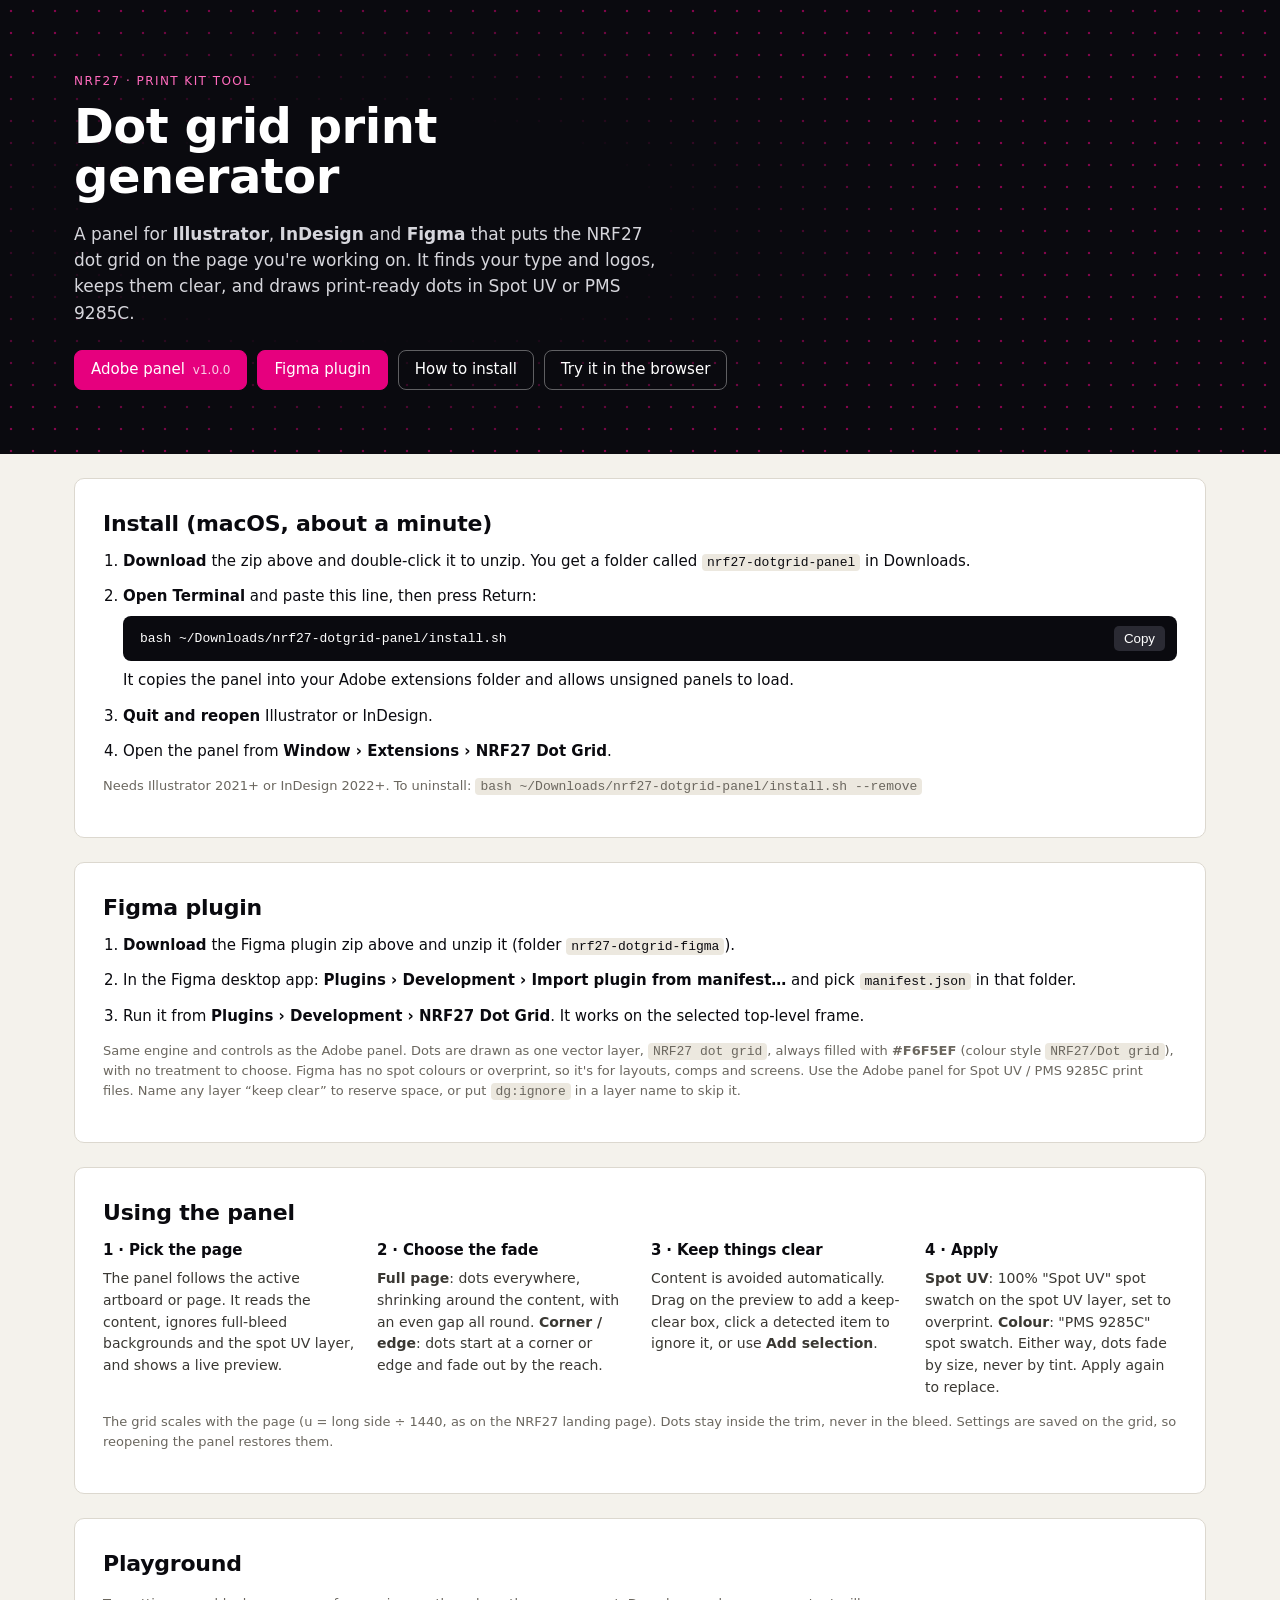
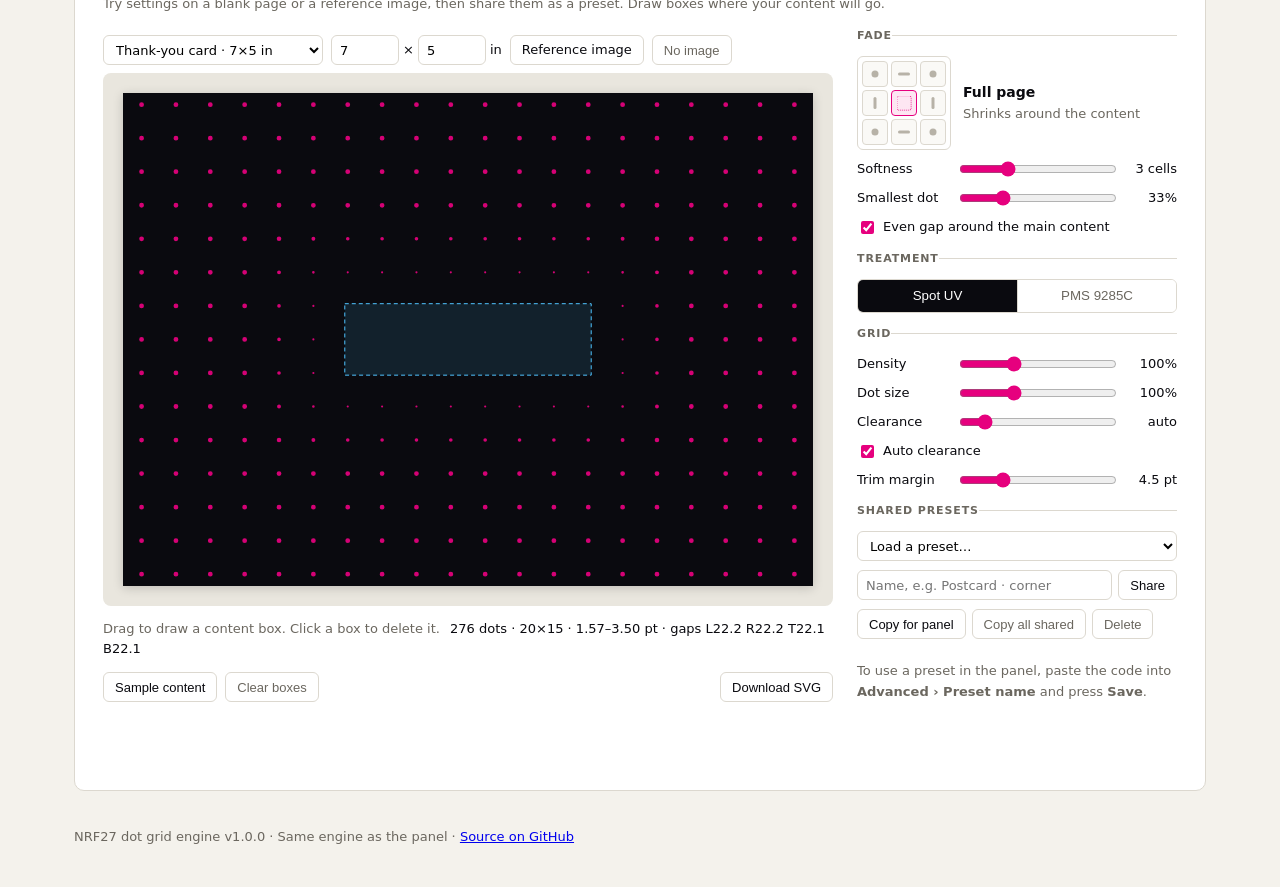
<file: index.html>
<!doctype html>
<html lang="en">
<head>
  <meta charset="utf-8">
  <meta name="viewport" content="width=device-width, initial-scale=1">
  <title>NRF27 Dot Grid · Print generator</title>
  <link rel="stylesheet" href="site.css">
  <script>if (/\.quick\.shopify\.io$/.test(location.hostname)) document.write('<script src="/client/quick.js"><\/script>');</script>
</head>
<body>
  <header class="hero">
    <div class="wrap">
      <p class="eyebrow">NRF27 · Print kit tool</p>
      <h1>Dot grid print generator</h1>
      <p class="lede">A panel for <b>Illustrator</b>, <b>InDesign</b> and <b>Figma</b> that puts the NRF27 dot grid on the page you're working on. It finds your type and logos, keeps them clear, and draws print-ready dots in Spot UV or PMS 9285C.</p>
      <div class="cta">
        <a class="btn primary" href="nrf27-dotgrid-panel.zip" download>Adobe panel <span class="ver" id="ver"></span></a>
        <a class="btn primary" href="nrf27-dotgrid-figma.zip" download>Figma plugin</a>
        <a class="btn" href="#install">How to install</a>
        <a class="btn" href="#play">Try it in the browser</a>
      </div>
    </div>
  </header>

  <main class="wrap">
    <section id="install" class="card">
      <h2>Install (macOS, about a minute)</h2>
      <ol class="steps">
        <li><b>Download</b> the zip above and double-click it to unzip. You get a folder called <code>nrf27-dotgrid-panel</code> in Downloads.</li>
        <li><b>Open Terminal</b> and paste this line, then press Return:
          <div class="code"><code id="cmd">bash ~/Downloads/nrf27-dotgrid-panel/install.sh</code><button class="copy" data-copy="cmd">Copy</button></div>
          It copies the panel into your Adobe extensions folder and allows unsigned panels to load.</li>
        <li><b>Quit and reopen</b> Illustrator or InDesign.</li>
        <li>Open the panel from <b>Window › Extensions › NRF27 Dot Grid</b>.</li>
      </ol>
      <p class="small">Needs Illustrator 2021+ or InDesign 2022+. To uninstall: <code>bash ~/Downloads/nrf27-dotgrid-panel/install.sh --remove</code></p>
    </section>

    <section id="figma" class="card">
      <h2>Figma plugin</h2>
      <ol class="steps">
        <li><b>Download</b> the Figma plugin zip above and unzip it (folder <code>nrf27-dotgrid-figma</code>).</li>
        <li>In the Figma desktop app: <b>Plugins › Development › Import plugin from manifest…</b> and pick <code>manifest.json</code> in that folder.</li>
        <li>Run it from <b>Plugins › Development › NRF27 Dot Grid</b>. It works on the selected top-level frame.</li>
      </ol>
      <p class="small">Same engine and controls as the Adobe panel. Dots are drawn as one vector layer, <code>NRF27 dot grid</code>, always filled with <b>#F6F5EF</b> (colour style <code>NRF27/Dot grid</code>), with no treatment to choose. Figma has no spot colours or overprint, so it's for layouts, comps and screens. Use the Adobe panel for Spot UV / PMS 9285C print files. Name any layer “keep clear” to reserve space, or put <code>dg:ignore</code> in a layer name to skip it.</p>
    </section>

    <section class="card">
      <h2>Using the panel</h2>
      <div class="cols">
        <div>
          <h3>1 · Pick the page</h3>
          <p>The panel follows the active artboard or page. It reads the content, ignores full-bleed backgrounds and the spot UV layer, and shows a live preview.</p>
        </div>
        <div>
          <h3>2 · Choose the fade</h3>
          <p><b>Full page</b>: dots everywhere, shrinking around the content, with an even gap all round. <b>Corner / edge</b>: dots start at a corner or edge and fade out by the reach.</p>
        </div>
        <div>
          <h3>3 · Keep things clear</h3>
          <p>Content is avoided automatically. Drag on the preview to add a keep-clear box, click a detected item to ignore it, or use <b>Add selection</b>.</p>
        </div>
        <div>
          <h3>4 · Apply</h3>
          <p><b>Spot UV</b>: 100% "Spot UV" spot swatch on the spot UV layer, set to overprint. <b>Colour</b>: "PMS 9285C" spot swatch. Either way, dots fade by size, never by tint. Apply again to replace.</p>
        </div>
      </div>
      <p class="small">The grid scales with the page (u = long side ÷ 1440, as on the NRF27 landing page). Dots stay inside the trim, never in the bleed. Settings are saved on the grid, so reopening the panel restores them.</p>
    </section>

    <section id="play" class="card play">
      <div class="play-head">
        <h2>Playground</h2>
        <p class="small">Try settings on a blank page or a reference image, then share them as a preset. Draw boxes where your content will go.</p>
      </div>
      <div class="play-grid">
        <div class="stage">
          <div class="stage-bar">
            <select id="sizeSel"></select>
            <span class="wh"><input id="wIn" type="number" step="0.125" min="1"> × <input id="hIn" type="number" step="0.125" min="1"> in</span>
            <label class="btn small file">Reference image<input id="refIn" type="file" accept="image/*" hidden></label>
            <button id="clearRef" class="btn small quiet">No image</button>
          </div>
          <div class="cv-wrap"><canvas id="cv"></canvas></div>
          <p class="small">Drag to draw a content box. Click a box to delete it. <span id="readout" class="readout"></span></p>
          <div class="stage-bar">
            <button id="sample" class="btn small">Sample content</button>
            <button id="clearBoxes" class="btn small quiet">Clear boxes</button>
            <span class="spacer"></span>
            <button id="svgOut" class="btn small">Download SVG</button>
          </div>
        </div>
        <div class="controls">
          <fieldset>
            <legend>Fade</legend>
            <div class="fade-row">
              <div id="anchorGrid" class="anchor-grid">
                <button data-a="tl"></button><button data-a="t" class="edge"></button><button data-a="tr"></button>
                <button data-a="l" class="edge"></button><button data-a="page" class="page"></button><button data-a="r" class="edge"></button>
                <button data-a="bl"></button><button data-a="b" class="edge"></button><button data-a="br"></button>
              </div>
              <div><b id="fadeTitle"></b><div class="small" id="fadeSub"></div></div>
            </div>
            <label class="sl" data-show="corner edge"><span>Reach</span><input id="reach" type="range" min="15" max="150"><output></output></label>
            <label class="sl" data-show="page"><span>Softness</span><input id="softness" type="range" min="1" max="8" step="0.25"><output></output></label>
            <label class="sl"><span>Smallest dot</span><input id="minDot" type="range" min="10" max="100"><output></output></label>
            <label class="ck" data-show="page"><input id="balance" type="checkbox"> Even gap around the main content</label>
          </fieldset>
          <fieldset>
            <legend>Treatment</legend>
            <div class="seg" id="treatSeg"><button data-v="spot">Spot UV</button><button data-v="color">PMS 9285C</button></div>
          </fieldset>
          <fieldset>
            <legend>Grid</legend>
            <label class="sl"><span>Density</span><input id="density" type="range" min="50" max="200"><output></output></label>
            <label class="sl"><span>Dot size</span><input id="size" type="range" min="50" max="200"><output></output></label>
            <label class="sl"><span>Clearance</span><input id="clearance" type="range" min="0" max="36" step="0.5"><output></output></label>
            <label class="ck"><input id="clearAuto" type="checkbox"> Auto clearance</label>
            <label class="sl"><span>Trim margin</span><input id="margin" type="range" min="0" max="18" step="0.5"><output></output></label>
          </fieldset>
          <fieldset>
            <legend>Shared presets</legend>
            <select id="presetSel"></select>
            <div class="row"><input id="presetName" type="text" placeholder="Name, e.g. Postcard · corner"><button id="savePreset" class="btn small">Share</button></div>
            <div class="row"><button id="copyCode" class="btn small">Copy for panel</button><button id="copyAll" class="btn small quiet">Copy all shared</button><button id="delPreset" class="btn small quiet">Delete</button></div>
            <p class="small">To use a preset in the panel, paste the code into <b>Advanced › Preset name</b> and press <b>Save</b>.</p>
            <p class="small" id="presetMsg"></p>
          </fieldset>
        </div>
      </div>
    </section>
  </main>
  <footer class="wrap foot small">NRF27 dot grid engine <span id="ver2"></span> · Same engine as the panel · <a href="https://github.com/justin-close/nrf27-dotgrid-printgenerator">Source on GitHub</a></footer>
  <script src="engine.js"></script>
  <script src="site.js"></script>
</body>
</html>
</file>
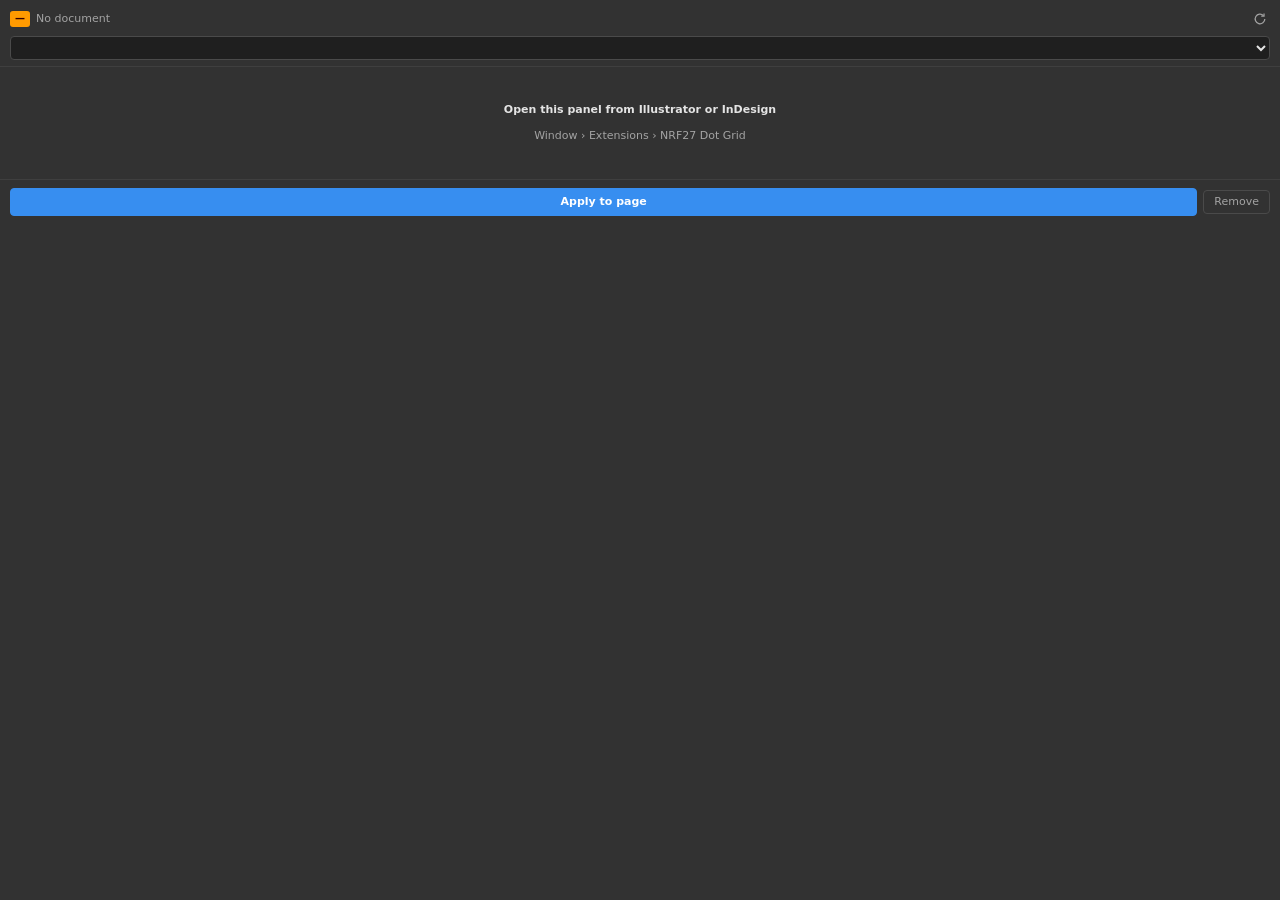
<file: extension/index.html>
<!doctype html>
<html lang="en">
<head>
  <meta charset="utf-8">
  <title>NRF27 Dot Grid</title>
  <link rel="stylesheet" href="panel.css">
</head>
<body>
  <div id="app">
    <header class="top">
      <div class="doc-row">
        <span id="appBadge" class="badge">—</span>
        <span id="docName" class="doc-name">No document</span>
        <button id="rescan" class="icon-btn" title="Rescan the page">
          <svg viewBox="0 0 16 16" width="14" height="14"><path d="M13.5 8a5.5 5.5 0 1 1-1.6-3.9" fill="none" stroke="currentColor" stroke-width="1.4"/><path d="M12.6 1.6v3.2H9.4" fill="none" stroke="currentColor" stroke-width="1.4"/></svg>
        </button>
      </div>
      <select id="pageSel" aria-label="Page or artboard"></select>
    </header>

    <div id="empty" class="empty" hidden>
      <p><b>Open an Illustrator or InDesign document</b></p>
      <p>The panel reads the active page, finds the type and logos, and draws the NRF27 dot grid around them.</p>
    </div>

    <main id="main">
      <section class="preview">
        <div class="pv-wrap"><canvas id="pv"></canvas><div id="pvBusy" class="pv-busy" hidden>Reading page…</div></div>
        <p class="hint">Drag on the preview to add a keep-clear box. Click detected content to ignore it, or a box to delete it.</p>
        <div id="readout" class="readout"></div>
        <div id="warn" class="warn" hidden></div>
        <div id="notice" class="notice" hidden></div>
      </section>

      <section class="sec">
        <h2>Fade</h2>
        <div class="fade-row">
          <div id="anchorGrid" class="anchor-grid" role="radiogroup" aria-label="Fade from">
            <button data-a="tl" title="Top-left corner"></button><button data-a="t" class="edge" title="Top edge"></button><button data-a="tr" title="Top-right corner"></button>
            <button data-a="l" class="edge" title="Left edge"></button><button data-a="page" class="page" title="Full page, receding around content"></button><button data-a="r" class="edge" title="Right edge"></button>
            <button data-a="bl" title="Bottom-left corner"></button><button data-a="b" class="edge" title="Bottom edge"></button><button data-a="br" title="Bottom-right corner"></button>
          </div>
          <div class="fade-desc"><b id="fadeTitle">Full page</b><span id="fadeSub">Dots cover the page and shrink around the content.</span></div>
        </div>
        <label class="slider" data-show="corner edge"><span>Reach</span><input id="reach" type="range" min="15" max="150" step="1"><output id="reachOut"></output></label>
        <label class="slider" data-show="page"><span>Softness</span><input id="softness" type="range" min="1" max="8" step="0.25"><output id="softnessOut"></output></label>
        <label class="slider"><span>Smallest dot</span><input id="minDot" type="range" min="10" max="100" step="1"><output id="minDotOut"></output></label>
        <label class="check" data-show="page"><input id="balance" type="checkbox"><span>Even gap around the main content</span></label>
      </section>

      <section class="sec">
        <h2>Treatment</h2>
        <div class="seg" id="treatSeg"><button data-v="spot">Spot UV</button><button data-v="color">Colour</button></div>
        <p class="desc" id="treatDesc"></p>
        <label class="field"><span>Layer</span><select id="layerSel"></select></label>
      </section>

      <section class="sec">
        <h2>Grid</h2>
        <label class="slider"><span>Density</span><input id="density" type="range" min="50" max="200" step="1"><output id="densityOut"></output></label>
        <label class="slider"><span>Dot size</span><input id="size" type="range" min="50" max="200" step="1"><output id="sizeOut"></output></label>
        <p class="desc" id="gridDesc"></p>
      </section>

      <section class="sec">
        <h2>Keep clear</h2>
        <label class="check"><input id="autoDetect" type="checkbox"><span>Avoid content automatically</span></label>
        <div class="field"><span>Knock out</span><div class="seg small" id="knockSeg"><button data-v="rect">Bounds</button><button data-v="shape">Shape</button></div></div>
        <label class="slider"><span>Clearance</span><input id="clearance" type="range" min="0" max="36" step="0.5"><output id="clearanceOut"></output></label>
        <label class="check"><input id="clearAuto" type="checkbox"><span>Auto clearance (scales with the page)</span></label>
        <div class="btn-row">
          <button id="addSel" class="btn">Add selection</button>
          <button id="clearBoxes" class="btn quiet">Clear boxes</button>
        </div>
        <p class="desc" id="keepDesc"></p>
      </section>

      <details class="sec adv">
        <summary><h2>Advanced</h2></summary>
        <label class="slider"><span>Trim margin</span><input id="margin" type="range" min="0" max="18" step="0.5"><output id="marginOut"></output></label>
        <div class="field"><span>Preset</span><select id="presetSel"></select></div>
        <div class="btn-row">
          <input id="presetName" type="text" placeholder="Preset name, or paste a preset code">
          <button id="savePreset" class="btn">Save</button>
          <button id="delPreset" class="btn quiet" title="Delete the selected saved preset">Delete</button>
        </div>
        <button id="resetAll" class="btn quiet block">Reset to NRF27 defaults</button>
      </details>
    </main>

    <footer class="bottom">
      <div class="btn-row">
        <button id="apply" class="btn primary">Apply to page</button>
        <button id="remove" class="btn quiet" title="Remove the dot grid from this page">Remove</button>
      </div>
      <div id="status" class="status" aria-live="polite"></div>
    </footer>
  </div>
  <script src="engine.js"></script>
  <script src="panel.js"></script>
</body>
</html>
</file>
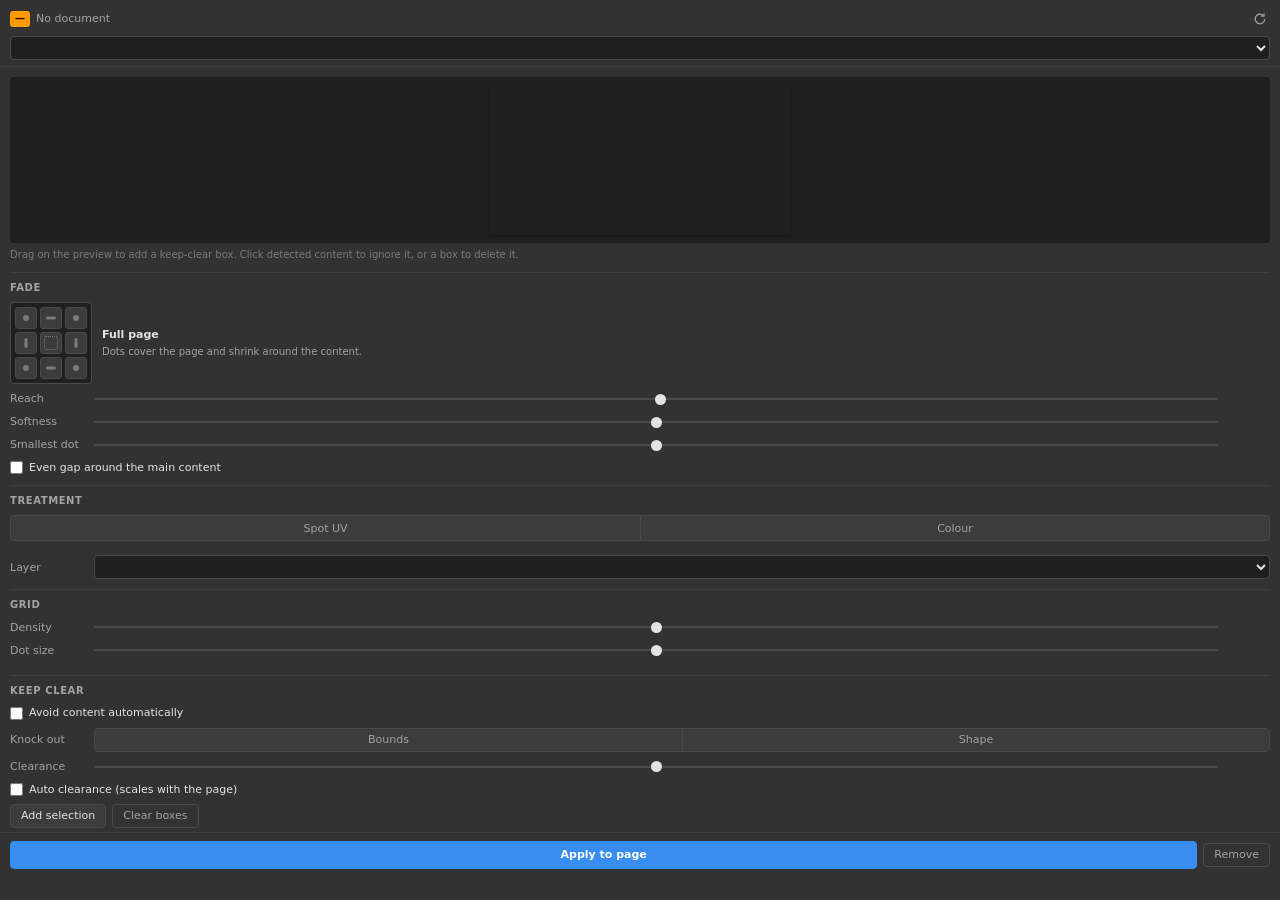
<file: figma/ui.html>
<!doctype html>
<html lang="en">
<head>
  <meta charset="utf-8">
  <title>NRF27 Dot Grid</title>
  <style>
:root {
  --bg: #323232; --raised: #3c3c3c; --field: #1f1f1f; --line: #4a4a4a; --line-soft: #3f3f3f;
  --text: #e4e4e4; --dim: #a3a3a3; --faint: #7a7a7a;
  --accent: #378ef0; --accent-hi: #4b9cf5; --warn: #e8a33d; --ok: #4fbf6b; --err: #f06a5f;
  --r: 4px; --fs: 11px;
}
body.light {
  --bg: #f0f0f0; --raised: #ffffff; --field: #ffffff; --line: #c9c9c9; --line-soft: #dddddd;
  --text: #222222; --dim: #5c5c5c; --faint: #8a8a8a;
}
* { box-sizing: border-box; }
html, body { margin: 0; height: 100%; }
body { background: var(--bg); color: var(--text); font: var(--fs)/1.4 -apple-system, BlinkMacSystemFont, "Segoe UI", system-ui, sans-serif;
  -webkit-font-smoothing: antialiased; user-select: none; overflow: hidden; }
#app { display: flex; flex-direction: column; height: 100vh; }
main { flex: 1; overflow-y: auto; overflow-x: hidden; padding: 0 10px 10px; }
main::-webkit-scrollbar { width: 8px; } main::-webkit-scrollbar-thumb { background: var(--line); border-radius: 4px; }
[hidden] { display: none !important; }

/* header */
.top { padding: 8px 10px 6px; border-bottom: 1px solid var(--line-soft); display: grid; gap: 6px; }
.doc-row { display: flex; align-items: center; gap: 6px; min-width: 0; }
.badge { flex: none; font-weight: 700; font-size: 10px; padding: 1px 5px; border-radius: 3px; background: #ff9a00; color: #330000; }
.badge.id { background: #ff3366; color: #49021f; }
.doc-name { flex: 1; min-width: 0; overflow: hidden; text-overflow: ellipsis; white-space: nowrap; color: var(--dim); }
.icon-btn { flex: none; background: none; border: 1px solid transparent; color: var(--dim); border-radius: var(--r); width: 24px; height: 22px; display: grid; place-items: center; cursor: pointer; }
.icon-btn:hover { border-color: var(--line); color: var(--text); }

select, input[type=text] { width: 100%; background: var(--field); color: var(--text); border: 1px solid var(--line); border-radius: var(--r);
  font: inherit; padding: 3px 6px; height: 24px; outline: none; }
select:focus, input[type=text]:focus { border-color: var(--accent); }

.empty { padding: 24px 16px; color: var(--dim); text-align: center; }
.empty b { color: var(--text); }

/* preview */
.preview { padding-top: 10px; }
.pv-wrap { position: relative; background: var(--field); border-radius: var(--r); padding: 8px; display: grid; place-items: center; }
#pv { display: block; max-width: 100%; cursor: crosshair; border-radius: 1px; box-shadow: 0 1px 3px rgba(0,0,0,.35); }
.pv-busy { position: absolute; inset: 0; display: grid; place-items: center; background: rgba(0,0,0,.35); color: #fff; border-radius: var(--r); }
.hint { margin: 5px 0 0; color: var(--faint); font-size: 10px; }
.readout { margin-top: 6px; color: var(--text); font-variant-numeric: tabular-nums; }
.readout .sub { color: var(--dim); display: block; }
.warn { margin-top: 6px; padding: 5px 7px; border-radius: var(--r); background: rgba(232,163,61,.14); color: var(--warn); }
.notice { margin-top: 6px; padding: 5px 7px; border-radius: var(--r); background: rgba(55,142,240,.14); color: var(--accent-hi); }

/* sections */
.sec { border-top: 1px solid var(--line-soft); margin-top: 10px; padding-top: 8px; display: grid; gap: 7px; }
.sec h2 { margin: 0; font-size: 10px; font-weight: 700; letter-spacing: .06em; text-transform: uppercase; color: var(--dim); }
details.sec > summary { list-style: none; cursor: pointer; display: flex; align-items: center; gap: 6px; }
details.sec > summary::-webkit-details-marker { display: none; }
details.sec > summary::before { content: '›'; color: var(--dim); transition: transform .15s; display: inline-block; }
details.sec[open] > summary::before { transform: rotate(90deg); }
.desc { margin: 0; color: var(--dim); font-size: 10px; }

.fade-row { display: flex; gap: 10px; align-items: center; }
.anchor-grid { flex: none; display: grid; grid-template-columns: repeat(3, 22px); grid-template-rows: repeat(3, 22px); gap: 3px; padding: 4px;
  background: var(--field); border: 1px solid var(--line); border-radius: var(--r); }
.anchor-grid button { margin: 0; padding: 0; border: 1px solid var(--line); border-radius: 3px; background: var(--raised); cursor: pointer; position: relative; }
.anchor-grid button::after { content: ''; position: absolute; width: 6px; height: 6px; border-radius: 50%; background: var(--faint); left: 50%; top: 50%; transform: translate(-50%,-50%); }
.anchor-grid button.edge::after { width: 10px; height: 3px; border-radius: 2px; }
.anchor-grid button[data-a=l]::after, .anchor-grid button[data-a=r]::after { width: 3px; height: 10px; }
.anchor-grid button.page::after { width: 12px; height: 12px; border-radius: 2px; background: none; border: 1.5px dotted var(--faint); }
.anchor-grid button:hover { border-color: var(--dim); }
.anchor-grid button.on { border-color: var(--accent); background: rgba(55,142,240,.22); }
.anchor-grid button.on::after { background: var(--accent-hi); }
.anchor-grid button.page.on::after { background: none; border-color: var(--accent-hi); }
.fade-desc { display: grid; gap: 2px; min-width: 0; }
.fade-desc span { color: var(--dim); font-size: 10px; }

.slider { display: grid; grid-template-columns: 78px 1fr 46px; align-items: center; gap: 6px; }
.slider span { color: var(--dim); }
.slider output { text-align: right; font-variant-numeric: tabular-nums; color: var(--text); }
input[type=range] { -webkit-appearance: none; width: 100%; height: 16px; background: transparent; margin: 0; }
input[type=range]::-webkit-slider-runnable-track { height: 2px; background: var(--line); border-radius: 1px; }
input[type=range]::-webkit-slider-thumb { -webkit-appearance: none; width: 11px; height: 11px; border-radius: 50%; background: var(--text); margin-top: -4.5px; border: 0; cursor: pointer; }
input[type=range]:disabled { opacity: .4; }
.check { display: flex; gap: 6px; align-items: center; color: var(--text); cursor: pointer; }
.check input { margin: 0; accent-color: var(--accent); }
.field { display: grid; grid-template-columns: 78px 1fr; align-items: center; gap: 6px; }
.field > span { color: var(--dim); }

.seg { display: grid; grid-auto-flow: column; grid-auto-columns: 1fr; border: 1px solid var(--line); border-radius: var(--r); overflow: hidden; }
.seg button { background: var(--raised); color: var(--dim); border: 0; border-left: 1px solid var(--line); font: inherit; height: 24px; cursor: pointer; }
.seg button:first-child { border-left: 0; }
.seg button:hover { color: var(--text); }
.seg button.on { background: rgba(55,142,240,.22); color: var(--text); box-shadow: inset 0 0 0 1px var(--accent); }
.seg.small button { height: 22px; }

.btn-row { display: flex; gap: 6px; align-items: center; }
.btn-row input[type=text] { flex: 1; }
.btn { background: var(--raised); color: var(--text); border: 1px solid var(--line); border-radius: var(--r); font: inherit; height: 24px; padding: 0 10px; cursor: pointer; white-space: nowrap; }
.btn:hover { border-color: var(--dim); }
.btn:disabled { opacity: .45; cursor: default; }
.btn.quiet { background: transparent; color: var(--dim); }
.btn.quiet:hover { color: var(--text); }
.btn.block { width: 100%; }
.btn.primary { flex: 1; background: var(--accent); border-color: var(--accent); color: #fff; font-weight: 600; height: 28px; }
.btn.primary:hover { background: var(--accent-hi); }

.bottom { padding: 8px 10px 10px; border-top: 1px solid var(--line-soft); background: var(--bg); }
.status { margin-top: 6px; min-height: 15px; color: var(--dim); font-size: 10px; }
.status.ok { color: var(--ok); } .status.err { color: var(--err); }

/* Figma plugin host (themeColors: true injects --figma-color-* and html.figma-dark/light) */
.badge.fg { background: #a259ff; color: #fff; }
body.figma { --bg: var(--figma-color-bg, #fff); --raised: var(--figma-color-bg, #fff); --field: var(--figma-color-bg-secondary, #f5f5f5);
  --line: var(--figma-color-border, #e6e6e6); --line-soft: var(--figma-color-border, #e6e6e6);
  --text: var(--figma-color-text, #222); --dim: var(--figma-color-text-secondary, #666); --faint: var(--figma-color-text-tertiary, #999);
  --accent: var(--figma-color-bg-brand, #0d99ff); --accent-hi: var(--figma-color-bg-brand-hover, #0a85e0);
  font-family: Inter, -apple-system, BlinkMacSystemFont, system-ui, sans-serif; }
body.figma .doc-name { color: var(--text); }

</style>
</head>
<body>
  <div id="app">
    <header class="top">
      <div class="doc-row">
        <span id="appBadge" class="badge">—</span>
        <span id="docName" class="doc-name">No document</span>
        <button id="rescan" class="icon-btn" title="Rescan the page">
          <svg viewBox="0 0 16 16" width="14" height="14"><path d="M13.5 8a5.5 5.5 0 1 1-1.6-3.9" fill="none" stroke="currentColor" stroke-width="1.4"/><path d="M12.6 1.6v3.2H9.4" fill="none" stroke="currentColor" stroke-width="1.4"/></svg>
        </button>
      </div>
      <select id="pageSel" aria-label="Page or artboard"></select>
    </header>

    <div id="empty" class="empty" hidden>
      <p><b>Open an Illustrator or InDesign document</b></p>
      <p>The panel reads the active page, finds the type and logos, and draws the NRF27 dot grid around them.</p>
    </div>

    <main id="main">
      <section class="preview">
        <div class="pv-wrap"><canvas id="pv"></canvas><div id="pvBusy" class="pv-busy" hidden>Reading page…</div></div>
        <p class="hint">Drag on the preview to add a keep-clear box. Click detected content to ignore it, or a box to delete it.</p>
        <div id="readout" class="readout"></div>
        <div id="warn" class="warn" hidden></div>
        <div id="notice" class="notice" hidden></div>
      </section>

      <section class="sec">
        <h2>Fade</h2>
        <div class="fade-row">
          <div id="anchorGrid" class="anchor-grid" role="radiogroup" aria-label="Fade from">
            <button data-a="tl" title="Top-left corner"></button><button data-a="t" class="edge" title="Top edge"></button><button data-a="tr" title="Top-right corner"></button>
            <button data-a="l" class="edge" title="Left edge"></button><button data-a="page" class="page" title="Full page, receding around content"></button><button data-a="r" class="edge" title="Right edge"></button>
            <button data-a="bl" title="Bottom-left corner"></button><button data-a="b" class="edge" title="Bottom edge"></button><button data-a="br" title="Bottom-right corner"></button>
          </div>
          <div class="fade-desc"><b id="fadeTitle">Full page</b><span id="fadeSub">Dots cover the page and shrink around the content.</span></div>
        </div>
        <label class="slider" data-show="corner edge"><span>Reach</span><input id="reach" type="range" min="15" max="150" step="1"><output id="reachOut"></output></label>
        <label class="slider" data-show="page"><span>Softness</span><input id="softness" type="range" min="1" max="8" step="0.25"><output id="softnessOut"></output></label>
        <label class="slider"><span>Smallest dot</span><input id="minDot" type="range" min="10" max="100" step="1"><output id="minDotOut"></output></label>
        <label class="check" data-show="page"><input id="balance" type="checkbox"><span>Even gap around the main content</span></label>
      </section>

      <section class="sec">
        <h2>Treatment</h2>
        <div class="seg" id="treatSeg"><button data-v="spot">Spot UV</button><button data-v="color">Colour</button></div>
        <p class="desc" id="treatDesc"></p>
        <label class="field"><span>Layer</span><select id="layerSel"></select></label>
      </section>

      <section class="sec">
        <h2>Grid</h2>
        <label class="slider"><span>Density</span><input id="density" type="range" min="50" max="200" step="1"><output id="densityOut"></output></label>
        <label class="slider"><span>Dot size</span><input id="size" type="range" min="50" max="200" step="1"><output id="sizeOut"></output></label>
        <p class="desc" id="gridDesc"></p>
      </section>

      <section class="sec">
        <h2>Keep clear</h2>
        <label class="check"><input id="autoDetect" type="checkbox"><span>Avoid content automatically</span></label>
        <div class="field"><span>Knock out</span><div class="seg small" id="knockSeg"><button data-v="rect">Bounds</button><button data-v="shape">Shape</button></div></div>
        <label class="slider"><span>Clearance</span><input id="clearance" type="range" min="0" max="36" step="0.5"><output id="clearanceOut"></output></label>
        <label class="check"><input id="clearAuto" type="checkbox"><span>Auto clearance (scales with the page)</span></label>
        <div class="btn-row">
          <button id="addSel" class="btn">Add selection</button>
          <button id="clearBoxes" class="btn quiet">Clear boxes</button>
        </div>
        <p class="desc" id="keepDesc"></p>
      </section>

      <details class="sec adv">
        <summary><h2>Advanced</h2></summary>
        <label class="slider"><span>Trim margin</span><input id="margin" type="range" min="0" max="18" step="0.5"><output id="marginOut"></output></label>
        <div class="field"><span>Preset</span><select id="presetSel"></select></div>
        <div class="btn-row">
          <input id="presetName" type="text" placeholder="Preset name, or paste a preset code">
          <button id="savePreset" class="btn">Save</button>
          <button id="delPreset" class="btn quiet" title="Delete the selected saved preset">Delete</button>
        </div>
        <button id="resetAll" class="btn quiet block">Reset to NRF27 defaults</button>
      </details>
    </main>

    <footer class="bottom">
      <div class="btn-row">
        <button id="apply" class="btn primary">Apply to page</button>
        <button id="remove" class="btn quiet" title="Remove the dot grid from this page">Remove</button>
      </div>
      <div id="status" class="status" aria-live="polite"></div>
    </footer>
  </div>
  <script>
/* NRF27 dot grid engine — shared by the CEP panel (Illustrator/InDesign) and the Quick site playground.
 * Port of ~/ai-postcard/dots.py (the system used on the welcome sign, thank-you cards, postcard, name cards).
 * Coordinates: points, page-relative, origin top-left, y down.
 *
 *   DotGrid.compute(page, obstacles, settings) → { dots: [[x, y, r], …], … }
 *   page      = { W, H }                       trim size in pt
 *   obstacles = [{ rect: [l, t, r, b], hull?: [[x, y], …], manual?: bool }]
 */
(function (root) {
  'use strict';

  var DEFAULTS = {
    mode: 'page',        // 'page' = recede around content | 'corner' | 'edge'
    anchor: 'bl',        // corner: tl tr bl br · edge: t r b l
    reach: 0.6,          // corner/edge: fraction of the page diagonal (corner) or depth (edge) the dots cover
    density: 1,          // ×lattice count (pitch ÷ density)
    size: 1,             // ×dot size
    minDot: 0.33,        // smallest dot as a fraction of the largest
    softness: 3,         // fade distance around content, in grid cells
    clearance: null,     // pt of empty space between dots and content; null = auto (13u)
    knock: 'rect',       // 'rect' = content bounding boxes (balanced margins) | 'shape' = convex outline
    margin: 4.5,         // pt: dot edges stay this far inside the trim (cut tolerance)
    balance: true,       // page mode: nudge pitch ±15% so the gap round the main content is even on all sides
    treatment: 'spot'    // 'spot' = 100% Spot UV overprint | 'color' = PMS 9285C spot (CMYK 4/3/7/0)
  };

  var TREATMENTS = {
    spot:  { swatch: 'Spot UV',         cmyk: [0, 100, 0, 0], overprint: true,  layer: 'Spot UV',  display: '#e6007e' },
    color: { swatch: 'PMS 9285C',       cmyk: [4, 3, 7, 0],   overprint: false, layer: 'Dot grid', display: '#f0ede6' }
  };

  function ss(t) { t = t < 0 ? 0 : t > 1 ? 1 : t; return t * t * (3 - 2 * t); }
  function rdist(x, y, r) {
    var dx = Math.max(r[0] - x, 0, x - r[2]), dy = Math.max(r[1] - y, 0, y - r[3]);
    return Math.sqrt(dx * dx + dy * dy);
  }
  function expand(r, p) { return [r[0] - p, r[1] - p, r[2] + p, r[3] + p]; }

  function hull(points) {
    var pts = points.slice().sort(function (a, b) { return a[0] - b[0] || a[1] - b[1]; });
    if (pts.length < 3) return pts;
    var cr = function (o, a, b) { return (a[0] - o[0]) * (b[1] - o[1]) - (a[1] - o[1]) * (b[0] - o[0]); };
    var lo = [], up = [], i;
    for (i = 0; i < pts.length; i++) { while (lo.length >= 2 && cr(lo[lo.length - 2], lo[lo.length - 1], pts[i]) <= 0) lo.pop(); lo.push(pts[i]); }
    for (i = pts.length - 1; i >= 0; i--) { while (up.length >= 2 && cr(up[up.length - 2], up[up.length - 1], pts[i]) <= 0) up.pop(); up.push(pts[i]); }
    return lo.slice(0, -1).concat(up.slice(0, -1));
  }
  // 0 inside the convex polygon, else the distance to it (orientation-agnostic)
  function hdist(x, y, H) {
    var n = H.length, pos = 0, neg = 0, md = 1e9;
    for (var k = 0; k < n; k++) {
      var a = H[k], c = H[(k + 1) % n], dx = c[0] - a[0], dy = c[1] - a[1];
      var cr = dx * (y - a[1]) - dy * (x - a[0]); if (cr > 0) pos++; else if (cr < 0) neg++;
      var L = dx * dx + dy * dy, t = L ? Math.max(0, Math.min(1, ((x - a[0]) * dx + (y - a[1]) * dy) / L)) : 0;
      var ex = a[0] + t * dx - x, ey = a[1] + t * dy - y; md = Math.min(md, Math.sqrt(ex * ex + ey * ey));
    }
    return (pos === 0 || neg === 0) ? 0 : md;
  }

  function merged(s) { var o = {}, k; for (k in DEFAULTS) o[k] = DEFAULTS[k]; for (k in s || {}) if (s[k] !== undefined) o[k] = s[k]; return o; }

  // Base system: landing-page hero lattice scaled to the page's long side (u = L/1440), card proportions
  // (pitch 42u·1.75 × 41u·1.75, dot r 2.5u·2). Density/size multiply on top.
  function system(page, s) {
    var u = Math.max(page.W, page.H) / 1440;
    var px = 42 * u * 1.75 / s.density, py = 41 * u * 1.75 / s.density;
    var R = Math.min(2.5 * u * 2 * s.size, 0.46 * Math.min(px, py));
    return { u: u, px: px, py: py, R: R, clear: s.clearance == null ? 13 * u : s.clearance, pad: 8 * u };
  }

  function lattice(page, S, margin) {
    var cols = Math.max(2, Math.round(page.W / S.px)), rows = Math.max(2, Math.round(page.H / S.py));
    while (cols > 1 && (page.W - (cols - 1) * S.px) / 2 - S.R < margin) cols--;
    while (rows > 1 && (page.H - (rows - 1) * S.py) / 2 - S.R < margin) rows--;
    return { cols: cols, rows: rows, x0: (page.W - (cols - 1) * S.px) / 2, y0: (page.H - (rows - 1) * S.py) / 2 };
  }

  function anchorFade(x, y, page, s) {
    var W = page.W, H = page.H, a = s.anchor, d, D;
    if (s.mode === 'corner') {
      var cx = a.charAt(1) === 'r' ? W : 0, cy = a.charAt(0) === 'b' ? H : 0;
      d = Math.sqrt((x - cx) * (x - cx) + (y - cy) * (y - cy)); D = Math.sqrt(W * W + H * H);
    } else {
      d = a === 't' ? y : a === 'b' ? H - y : a === 'l' ? x : W - x; D = (a === 't' || a === 'b') ? H : W;
    }
    var t = d / Math.max(1e-6, s.reach * D);
    return t > 1 ? -1 : 1 - (1 - s.minDot) * ss(t);      // −1 = outside the reach → no dot
  }

  function run(page, obstacles, s, S) {
    var G = lattice(page, S, s.margin), F = s.softness * S.px, dots = [], knocked = 0, rec = 0;
    var obs = obstacles.map(function (o) {
      return { rect: o.rect, pad: expand(o.rect, S.pad), hull: (s.knock === 'shape' && !o.manual && o.hull && o.hull.length > 2) ? o.hull : null };
    });
    for (var j = 0; j < G.rows; j++) for (var i = 0; i < G.cols; i++) {
      var x = G.x0 + i * S.px, y = G.y0 + j * S.py, v = 0, k;
      for (k = 0; k < obs.length; k++) v = Math.max(v, 1 - ss(rdist(x, y, obs[k].pad) / F));
      var sc = 1 + (s.minDot - 1) * v;
      if (s.mode !== 'page') { var sa = anchorFade(x, y, page, s); if (sa < 0) continue; sc = Math.min(sc, sa); }
      var r = S.R * sc, hit = false;
      for (k = 0; k < obs.length && !hit; k++)
        hit = (obs[k].hull ? hdist(x, y, obs[k].hull) : rdist(x, y, obs[k].rect)) < r + S.clear;
      if (hit) { knocked++; continue; }
      dots.push([x, y, r]); if (sc < 0.999) rec++;
    }
    return { dots: dots, grid: G, knocked: knocked, receded: rec };
  }

  // Gap from the main content block to the nearest dot edge on each side (null if no dot faces that side)
  function gaps(dots, o) {
    var g = { l: null, r: null, t: null, b: null };
    var r = o.rect;
    for (var i = 0; i < dots.length; i++) {
      var x = dots[i][0], y = dots[i][1], d = dots[i][2], v;
      if (y >= r[1] && y <= r[3]) {
        if (x < r[0]) { v = r[0] - (x + d); if (g.l === null || v < g.l) g.l = v; }
        if (x > r[2]) { v = (x - d) - r[2]; if (g.r === null || v < g.r) g.r = v; }
      }
      if (x >= r[0] && x <= r[2]) {
        if (y < r[1]) { v = r[1] - (y + d); if (g.t === null || v < g.t) g.t = v; }
        if (y > r[3]) { v = (y - d) - r[3]; if (g.b === null || v < g.b) g.b = v; }
      }
    }
    return g;
  }
  function spread(g) {
    var v = [g.l, g.r, g.t, g.b].filter(function (x) { return x !== null; });
    return v.length < 2 ? 0 : Math.max.apply(null, v) - Math.min.apply(null, v);
  }
  function meanGap(g) {
    var v = [g.l, g.r, g.t, g.b].filter(function (x) { return x !== null; });
    return v.length ? v.reduce(function (a, b) { return a + b; }, 0) / v.length : null;
  }
  function mainBlock(obstacles) {
    var best = null, A = -1;
    obstacles.forEach(function (o) { var a = (o.rect[2] - o.rect[0]) * (o.rect[3] - o.rect[1]); if (!o.manual && a > A) { A = a; best = o; } });
    return best;
  }

  function compute(page, obstacles, settings) {
    var s = merged(settings); obstacles = obstacles || [];
    var main = mainBlock(obstacles), m = 1, out, S;
    if (s.balance && s.mode === 'page' && main) {
      var best = null;
      // cost: uneven sides (relative) + gaps that hug the content (< 0.7 pitch) + distance from the requested density
      for (var k = -60; k <= 60; k++) {
        var mk = 1 + k * 0.0025, s2 = merged(s); s2.density = s.density * mk;
        var S2 = system(page, s2), o2 = run(page, obstacles, s2, S2), g = gaps(o2.dots, main), mean = meanGap(g);
        var c = mean === null ? 9 : spread(g) / Math.max(mean, 0.01) + 0.8 * Math.max(0, 0.7 - mean / S2.px) + 0.6 * Math.abs(mk - 1);
        if (!best || c < best.c - 1e-9) best = { c: c, m: mk, S: S2, out: o2 };
      }
      m = best.m; S = best.S; out = best.out;
    } else { S = system(page, s); out = run(page, obstacles, s, S); }
    var rs = out.dots.map(function (d) { return d[2]; });
    return {
      dots: out.dots, cols: out.grid.cols, rows: out.grid.rows, px: S.px, py: S.py, R: S.R, clear: S.clear,
      minD: rs.length ? 2 * Math.min.apply(null, rs) : 0, maxD: rs.length ? 2 * Math.max.apply(null, rs) : 0,
      knocked: out.knocked, receded: out.receded, pitchAdjust: m,
      edge: { x: out.grid.x0 - S.R, y: out.grid.y0 - S.R },
      gaps: main ? gaps(out.dots, main) : null, settings: s, treatment: TREATMENTS[s.treatment]
    };
  }

  var api = { compute: compute, hull: hull, DEFAULTS: DEFAULTS, TREATMENTS: TREATMENTS, version: '1.0.0' };
  if (typeof module !== 'undefined' && module.exports) module.exports = api; else root.DotGrid = api;
})(typeof window !== 'undefined' ? window : this);

</script>
<script>
/* Figma UI-side bridge: lets the shared panel (panel.js) talk to figma/code.js over postMessage. */
window.DGBridge = (function () {
  var seq = 0, pend = {}, cache = {}, readyRes, ready = new Promise(function (r) { readyRes = r; });
  setTimeout(function () { readyRes(); }, 1500);                      // never hang if storage is slow
  window.onmessage = function (e) {
    var m = e.data && e.data.pluginMessage; if (!m) return;
    if (m.type === 'storage') { cache = m.data || {}; readyRes(); return; }
    var p = pend[m.id]; if (!p) return; delete pend[m.id];
    if (!m.ok) return p.rej(new Error(m.error));
    var d = m.data;
    if (d && d.__png) d = URL.createObjectURL(new Blob([d.__png], { type: 'image/png' }));
    p.res(d);
  };
  function post(msg) { parent.postMessage({ pluginMessage: msg }, '*'); }
  return {
    ready: ready,
    call: function (fn, args) { return new Promise(function (res, rej) { var id = ++seq; pend[id] = { res: res, rej: rej }; post({ id: id, fn: fn, args: args }); }); },
    storage: {
      getItem: function (k) { return Object.prototype.hasOwnProperty.call(cache, k) ? cache[k] : null; },
      setItem: function (k, v) { cache[k] = v; post({ type: 'store', key: k, value: v }); }
    }
  };
})();

</script>
  <script>
/* NRF27 Dot Grid — panel UI shared by the CEP panel (Illustrator + InDesign) and the Figma plugin.
 * Geometry runs here (engine.js). The host is reached through window.DGBridge if present (Figma), else CEP evalScript → host.jsx. */
(function () {
  'use strict';
  var E = window.DotGrid, $ = function (id) { return document.getElementById(id); };
  var CEP = window.__adobe_cep__ || null, FIGMA_DOT = '#F6F5EF', BR = window.DGBridge || null, HOSTED = !!(CEP || BR);
  var store = (BR && BR.storage) || { getItem: function (k) { try { return localStorage.getItem(k); } catch (e) { return null; } }, setItem: function (k, v) { try { localStorage.setItem(k, v); } catch (e) {} } };
  var LS_PRESETS = 'nrf27-dotgrid.presets', LS_LAST = 'nrf27-dotgrid.last';

  // ---------------------------------------------------------------- presets
  var BUILTIN = {
    'NRF27 default':    {},
    'Thank-you card':   { mode: 'page', minDot: 0.31, clearance: 4.5, softness: 3 },
    'Postcard':         { mode: 'page', minDot: 0.37, clearance: 4,   softness: 3 },
    'Welcome sign':     { mode: 'page', minDot: 0.3,  clearance: null, knock: 'shape', softness: 3 },
    'Name card (uniform)': { mode: 'page', autoDetect: false, minDot: 1 },
    'Corner fade':      { mode: 'corner', anchor: 'bl', reach: 0.6 },
    'Edge fade':        { mode: 'edge', anchor: 'b', reach: 0.45 }
  };
  var PANEL_DEFAULTS = { autoDetect: true };
  function defaults() { var o = {}, k; for (k in E.DEFAULTS) o[k] = E.DEFAULTS[k]; for (k in PANEL_DEFAULTS) o[k] = PANEL_DEFAULTS[k]; return o; }
  function userPresets() { try { return JSON.parse(store.getItem(LS_PRESETS)) || {}; } catch (e) { return {}; } }
  function saveUserPresets(p) { store.setItem(LS_PRESETS, JSON.stringify(p)); }

  // ---------------------------------------------------------------- state
  var st = {
    s: defaults(), info: null, page: null, scan: null, img: null, result: null,
    keep: {}, ignore: {},           // per page key: manual boxes [[l,t,r,b]], ignored obstacle keys {key:true}
    where: '', busy: false, hostReady: false
  };
  function pageKey() { return st.info ? st.info.doc + '#' + st.page : ''; }
  function keepList() { return st.keep[pageKey()] || (st.keep[pageKey()] = []); }
  function ignoreSet() { return st.ignore[pageKey()] || (st.ignore[pageKey()] = {}); }
  function obsKey(o) { return o.rect.map(function (v) { return Math.round(v); }).join(','); }

  // ---------------------------------------------------------------- host bridge
  function evalHost(script) {
    return new Promise(function (resolve, reject) {
      if (!CEP) return reject(new Error('Not running inside Illustrator or InDesign'));
      CEP.evalScript(script, function (res) {
        if (res === 'EvalScript error.' || res === undefined) return reject(new Error('Host script error'));
        var o; try { o = JSON.parse(res); } catch (e) { return reject(new Error(String(res).slice(0, 200))); }
        if (!o.ok) return reject(new Error(o.error)); resolve(o.data);
      });
    });
  }
  function extPath() { var p = decodeURI(CEP.getSystemPath('extension')); return p.replace(/^file:\/{2,3}/, '/').replace(/^\/([A-Za-z]:)/, '$1'); }
  function ensureHost() {
    if (st.hostReady) return Promise.resolve();
    var f = extPath() + '/host/host.jsx';
    return new Promise(function (res) {
      CEP.evalScript('typeof DG', function (t) {
        if (t === 'object') { st.hostReady = true; return res(); }
        CEP.evalScript('$.evalFile(' + JSON.stringify(f) + ')', function () { st.hostReady = true; res(); });
      });
    });
  }
  function call(fn, args) {
    if (BR) return BR.call(fn, args || []);
    var a = (args || []).map(function (x) { return JSON.stringify(x); }).join(',');
    return ensureHost().then(function () { return evalHost('DG.' + fn + '(' + a + ')'); });
  }

  // ---------------------------------------------------------------- theme
  function applyTheme() {
    if (BR) { document.body.classList.toggle('light', !document.documentElement.classList.contains('figma-dark')); document.body.classList.add('figma'); return; }
    if (!CEP) return;
    try { var env = JSON.parse(CEP.getHostEnvironment()), c = env.appSkinInfo.panelBackgroundColor.color;
      var lum = (c.red * 0.299 + c.green * 0.587 + c.blue * 0.114);
      document.body.classList.toggle('light', lum > 140);
      document.documentElement.style.setProperty('--bg', 'rgb(' + [c.red, c.green, c.blue].map(Math.round).join(',') + ')');
    } catch (e) {}
  }

  // ---------------------------------------------------------------- status
  var stT;
  function status(msg, kind) { var el = $('status'); el.textContent = msg || ''; el.className = 'status' + (kind ? ' ' + kind : '');
    clearTimeout(stT); if (kind === 'ok') stT = setTimeout(function () { el.textContent = ''; el.className = 'status'; }, 4000); }
  function busy(on, label) { st.busy = on; $('pvBusy').hidden = !on; if (label) $('pvBusy').textContent = label; $('apply').disabled = on || !st.result; $('remove').disabled = on; }

  // ---------------------------------------------------------------- load document/page
  function loadInfo() {
    return call('info').then(function (info) {
      st.info = info.doc && info.pages && info.pages.length ? info : null; st.app = info.app;
      if (!st.info && info.app === 'figma') $('empty').innerHTML = '<p><b>Add or select a frame</b></p><p>The plugin works on one top-level frame at a time. It reads the frame\'s content and draws the NRF27 dot grid around it.</p>';
      $('empty').hidden = !!st.info; $('main').hidden = !st.info; document.querySelector('.bottom').hidden = !st.info;
      $('appBadge').textContent = { indesign: 'Id', figma: 'Fg' }[info.app] || 'Ai'; $('appBadge').className = 'badge' + ({ indesign: ' id', figma: ' fg' }[info.app] || '');
      document.querySelector('#treatSeg').closest('.sec').hidden = info.app === 'figma'; syncUI();   // Figma: one colour, no treatment choice
      $('apply').textContent = info.app === 'figma' ? 'Apply to frame' : 'Apply to page'; $('remove').title = 'Remove the dot grid from this ' + (info.app === 'figma' ? 'frame' : 'page');
      if (!st.info) { $('docName').textContent = 'No document'; st.where = ''; return false; }
      $('docName').textContent = info.doc; $('docName').title = info.path || info.doc;
      var sel = $('pageSel'); sel.innerHTML = '';
      info.pages.forEach(function (p) { var o = document.createElement('option'); o.value = p.i;
        o.textContent = (p.i + 1) + '. ' + p.name + '  ·  ' + (info.app === 'figma' ? Math.round(p.W) + '×' + Math.round(p.H) : fmtSize(p.W, p.H)); sel.appendChild(o); });
      st.page = info.active; sel.value = String(st.page);
      var ls = $('layerSel'); ls.innerHTML = '<option value="auto">Auto (by treatment)</option>';
      info.layers.forEach(function (n) { var o = document.createElement('option'); o.value = n; o.textContent = n; ls.appendChild(o); });
      st.where = info.doc + '|' + info.active;
      return true;
    });
  }
  function fmtSize(W, H) { return (W / 72).toFixed(2).replace(/\.?0+$/, '') + '×' + (H / 72).toFixed(2).replace(/\.?0+$/, '') + ' in'; }

  function loadPage() {
    if (!st.info) return Promise.resolve();
    busy(true, 'Reading page…'); status('');
    return call('scan', [st.page, { shape: true }]).then(function (scan) {
      st.scan = scan;
      scan.obstacles.forEach(function (o) { if (!o.manual && o.pts && o.pts.length > 2) o.hull = E.hull(o.pts); delete o.pts; });
      if (scan.existing) {                                     // restore what was used last time on this page
        var ex = scan.existing; if (ex.keep) st.keep[pageKey()] = ex.keep; if (ex.ignore) { var m = {}; ex.ignore.forEach(function (k) { m[k] = true; }); st.ignore[pageKey()] = m; }
        setSettings(ex, true); notice('This page already has a dot grid. Settings restored from it; Apply replaces it.');
      } else notice('');
      if (scan.uvOther) notice(($('notice').textContent ? $('notice').textContent + ' ' : '') + 'Found ' + scan.uvOther + ' other spot UV item' + (scan.uvOther > 1 ? 's' : '') + ' on this page. They are kept; delete them first if this grid replaces them.');
      return call('thumb', [st.page, 900]);
    }).then(function (path) {
      return new Promise(function (res) { var im = new Image(); im.onload = function () { st.img = im; res(); }; im.onerror = function () { st.img = null; res(); };
        im.src = /^(data|blob):/.test(path) ? path : 'file://' + encodeURI(path).replace(/#/g, '%23') + '?' + Date.now(); });
    }).then(function () { busy(false); recompute(); })
      .catch(function (e) { busy(false); status(e.message, 'err'); });
  }
  function refreshAll() { return loadInfo().then(function (has) { if (has) return loadPage(); }).catch(function (e) { status(e.message, 'err'); }); }
  function notice(t) { $('notice').hidden = !t; $('notice').textContent = t || ''; }

  // ---------------------------------------------------------------- compute + preview
  function obstaclesFor() {
    var out = [], ig = ignoreSet();
    if (st.s.autoDetect && st.scan) st.scan.obstacles.forEach(function (o) { if (!o.manual && !ig[obsKey(o)]) out.push({ rect: o.rect, hull: o.hull }); });
    if (st.scan) st.scan.obstacles.forEach(function (o) { if (o.manual) out.push({ rect: o.rect, manual: true }); });
    keepList().forEach(function (r) { out.push({ rect: r, manual: true }); });
    return out;
  }
  var rq;
  function recompute() { cancelAnimationFrame(rq); rq = requestAnimationFrame(function () {
    if (!st.scan) return;
    var s = engineSettings(), t0 = performance.now();
    st.result = E.compute(st.scan.page, obstaclesFor(), s);
    st.result.ms = performance.now() - t0;
    draw(); readout(); $('apply').disabled = st.busy || !st.result.dots.length;
    saveLast();
  }); }
  function engineSettings() { var o = {}, k; for (k in E.DEFAULTS) o[k] = st.s[k]; return o; }

  var view = { k: 1, ox: 0, oy: 0 };
  function draw() {
    var cv = $('pv'), wrap = cv.parentNode, P = st.scan.page, dpr = window.devicePixelRatio || 1;
    var maxW = wrap.clientWidth - 16, maxH = Math.min(420, window.innerHeight * 0.45), k = Math.min(maxW / P.W, maxH / P.H);
    var w = Math.round(P.W * k), h = Math.round(P.H * k);
    cv.style.width = w + 'px'; cv.style.height = h + 'px'; cv.width = w * dpr; cv.height = h * dpr;
    view.k = k; var c = cv.getContext('2d'); c.setTransform(dpr, 0, 0, dpr, 0, 0);
    c.fillStyle = '#fff'; c.fillRect(0, 0, w, h);
    if (st.img) c.drawImage(st.img, 0, 0, w, h);
    c.save(); c.scale(k, k);
    var T = E.TREATMENTS[st.s.treatment], light = st.s.treatment === 'color' || st.app === 'figma';
    c.fillStyle = st.app === 'figma' ? FIGMA_DOT : T.display; c.globalAlpha = light ? 1 : 0.9;
    c.beginPath(); st.result.dots.forEach(function (d) { c.moveTo(d[0] + d[2], d[1]); c.arc(d[0], d[1], d[2], 0, Math.PI * 2); }); c.fill();
    if (light) { c.globalAlpha = 0.45; c.lineWidth = 0.6 / k; c.strokeStyle = '#6b665c'; c.stroke(); }
    c.globalAlpha = 1;
    // overlays
    var ig = ignoreSet(); c.lineWidth = 1 / k;
    if (st.s.autoDetect) st.scan.obstacles.forEach(function (o) { if (o.manual) return; var off = ig[obsKey(o)];
      c.setLineDash(off ? [2 / k, 3 / k] : [3 / k, 2 / k]); c.strokeStyle = off ? 'rgba(150,150,150,.9)' : 'rgba(0,170,255,.85)';
      rect(c, o.rect); if (off) { c.beginPath(); c.moveTo(o.rect[0], o.rect[1]); c.lineTo(o.rect[2], o.rect[3]); c.stroke(); }
      if (st.s.knock === 'shape' && o.hull && !off) { c.setLineDash([]); c.strokeStyle = 'rgba(0,170,255,.45)'; c.beginPath(); o.hull.forEach(function (p, i) { i ? c.lineTo(p[0], p[1]) : c.moveTo(p[0], p[1]); }); c.closePath(); c.stroke(); } });
    c.setLineDash([4 / k, 2 / k]); c.strokeStyle = '#ff00c8'; c.fillStyle = 'rgba(255,0,200,.10)';
    st.scan.obstacles.forEach(function (o) { if (o.manual) { rect(c, o.rect, true); } });
    keepList().forEach(function (r) { rect(c, r, true); });
    if (drag && drag.moved) { c.setLineDash([2 / k, 2 / k]); rect(c, normRect(drag), true); }
    c.setLineDash([]);
    // trim margin guide
    if (st.s.margin > 0) { c.strokeStyle = 'rgba(255,80,80,.35)'; c.setLineDash([1 / k, 3 / k]); c.strokeRect(st.s.margin, st.s.margin, P.W - 2 * st.s.margin, P.H - 2 * st.s.margin); c.setLineDash([]); }
    c.restore();
  }
  function rect(c, r, fill) { if (fill) c.fillRect(r[0], r[1], r[2] - r[0], r[3] - r[1]); c.strokeRect(r[0], r[1], r[2] - r[0], r[3] - r[1]); }

  function readout() {
    var r = st.result, g = r.gaps, f = function (v) { return v === null ? '—' : v.toFixed(1); };
    var line1 = r.dots.length + ' dots  ·  ' + r.cols + '×' + r.rows + ' grid  ·  ' + r.minD.toFixed(2) + '–' + r.maxD.toFixed(2) + ' pt';
    var line2 = 'Pitch ' + r.px.toFixed(1) + '×' + r.py.toFixed(1) + ' pt' + (Math.abs(r.pitchAdjust - 1) > 0.001 ? ' (balanced ' + (r.pitchAdjust > 1 ? '+' : '') + ((r.pitchAdjust - 1) * 100).toFixed(1) + '%)' : '') + '  ·  clearance ' + r.clear.toFixed(1) + ' pt';
    var line3 = g && st.s.mode === 'page' ? 'Gap round main content  L ' + f(g.l) + '  R ' + f(g.r) + '  T ' + f(g.t) + '  B ' + f(g.b) + ' pt' : '';
    $('readout').innerHTML = esc(line1) + '<span class="sub">' + esc(line2) + '</span>' + (line3 ? '<span class="sub">' + esc(line3) + '</span>' : '');
    var w = [];
    if (r.minD < 0.5) w.push('Smallest dot is ' + r.minD.toFixed(2) + ' pt; dots under ~0.5 pt may not hold on press. Raise Smallest dot or Dot size.');
    if (r.clear < 2) w.push('Clearance under 2 pt: dots may touch content after trim/registration shift.');
    if (!r.dots.length) w.push('No dots fit. Reduce clearance, increase reach, or check keep-clear boxes.');
    if (st.scan.skippedBackgrounds) $('keepDesc').textContent = 'Detected ' + st.scan.obstacles.filter(function (o) { return !o.manual; }).length + ' content items; ignored ' + st.scan.skippedBackgrounds + ' full-page background' + (st.scan.skippedBackgrounds > 1 ? 's' : '') + '.';
    else $('keepDesc').textContent = 'Detected ' + st.scan.obstacles.filter(function (o) { return !o.manual; }).length + ' content items.';
    $('warn').hidden = !w.length; $('warn').textContent = w.join(' ');
    var u = Math.max(st.scan.page.W, st.scan.page.H) / 1440;
    $('gridDesc').textContent = 'Scales with the page (u = ' + u.toFixed(3) + ' pt). Base dot ' + (2 * r.R).toFixed(2) + ' pt.';
  }
  function esc(s) { return String(s).replace(/[&<>]/g, function (c) { return { '&': '&amp;', '<': '&lt;', '>': '&gt;' }[c]; }); }

  // ---------------------------------------------------------------- preview interaction
  var drag = null;
  function toPt(ev) { var b = $('pv').getBoundingClientRect(); return [(ev.clientX - b.left) / view.k, (ev.clientY - b.top) / view.k]; }
  function normRect(d) { return [Math.min(d.a[0], d.b[0]), Math.min(d.a[1], d.b[1]), Math.max(d.a[0], d.b[0]), Math.max(d.a[1], d.b[1])]; }
  function inR(p, r) { return p[0] >= r[0] && p[0] <= r[2] && p[1] >= r[1] && p[1] <= r[3]; }
  $('pv').addEventListener('mousedown', function (ev) { if (!st.scan) return; drag = { a: toPt(ev), b: toPt(ev), moved: false }; });
  window.addEventListener('mousemove', function (ev) { if (!drag) return; drag.b = toPt(ev);
    if (Math.abs(drag.b[0] - drag.a[0]) * view.k > 4 || Math.abs(drag.b[1] - drag.a[1]) * view.k > 4) drag.moved = true; if (drag.moved) draw(); });
  window.addEventListener('mouseup', function () { if (!drag) return; var d = drag; drag = null;
    if (d.moved) { var r = normRect(d), P = st.scan.page; r = [Math.max(0, r[0]), Math.max(0, r[1]), Math.min(P.W, r[2]), Math.min(P.H, r[3])];
      keepList().push(r.map(function (v) { return Math.round(v * 10) / 10; })); recompute(); return; }
    var p = d.a, L = keepList();
    for (var i = L.length - 1; i >= 0; i--) if (inR(p, L[i])) { L.splice(i, 1); recompute(); return; }
    if (!st.s.autoDetect) return;
    var hits = st.scan.obstacles.filter(function (o) { return !o.manual && inR(p, o.rect); })
      .sort(function (a, b) { return area(a.rect) - area(b.rect); });
    if (hits.length) { var ig = ignoreSet(), k = obsKey(hits[0]); if (ig[k]) delete ig[k]; else ig[k] = true; recompute(); }
  });
  function area(r) { return (r[2] - r[0]) * (r[3] - r[1]); }

  // ---------------------------------------------------------------- controls
  var SL = {
    reach:     { k: 'reach',     f: 100, out: function (v) { return Math.round(v * 100) + '%'; } },
    softness:  { k: 'softness',  f: 1,   out: function (v) { return v.toFixed(2).replace(/0$/, '') + ' cells'; } },
    minDot:    { k: 'minDot',    f: 100, out: function (v) { return Math.round(v * 100) + '%'; } },
    density:   { k: 'density',   f: 100, out: function (v) { return Math.round(v * 100) + '%'; } },
    size:      { k: 'size',      f: 100, out: function (v) { return Math.round(v * 100) + '%'; } },
    clearance: { k: 'clearance', f: 1,   out: function (v) { return v == null ? 'auto' : v.toFixed(1) + ' pt'; } },
    margin:    { k: 'margin',    f: 1,   out: function (v) { return v.toFixed(1) + ' pt'; } }
  };
  Object.keys(SL).forEach(function (id) { var d = SL[id];
    $(id).addEventListener('input', function () { st.s[d.k] = +this.value / d.f; if (id === 'clearance') $('clearAuto').checked = false; syncOutputs(); recompute(); });
  });
  function autoClear() { return st.scan ? 13 * Math.max(st.scan.page.W, st.scan.page.H) / 1440 : 4; }
  $('clearAuto').addEventListener('change', function () { st.s.clearance = this.checked ? null : +(+$('clearance').value).toFixed(1); syncUI(); recompute(); });
  $('balance').addEventListener('change', function () { st.s.balance = this.checked; recompute(); });
  $('autoDetect').addEventListener('change', function () { st.s.autoDetect = this.checked; syncUI(); recompute(); });
  seg('treatSeg', 'treatment'); seg('knockSeg', 'knock');
  function seg(id, key) { $(id).addEventListener('click', function (ev) { var b = ev.target.closest('button'); if (!b) return; st.s[key] = b.dataset.v; syncUI(); recompute(); }); }
  $('anchorGrid').addEventListener('click', function (ev) { var b = ev.target.closest('button'); if (!b) return; var a = b.dataset.a;
    if (a === 'page') st.s.mode = 'page'; else { st.s.mode = a.length === 2 ? 'corner' : 'edge'; st.s.anchor = a;
      if (st.s.mode === 'edge' && st.s.reach > 1) st.s.reach = 0.6; }
    syncUI(); recompute(); });

  var NAMES = { tl: 'top-left corner', tr: 'top-right corner', bl: 'bottom-left corner', br: 'bottom-right corner', t: 'top edge', r: 'right edge', b: 'bottom edge', l: 'left edge' };
  function syncOutputs() { Object.keys(SL).forEach(function (id) { var d = SL[id]; $(id + 'Out').textContent = d.out(id === 'clearance' && st.s.clearance == null ? null : st.s[d.k]); }); }
  function syncUI() {
    var s = st.s, mode = s.mode;
    Object.keys(SL).forEach(function (id) { var d = SL[id], v = s[d.k]; if (id === 'clearance' && v == null) v = autoClear(); $(id).value = v * d.f; });
    $('clearAuto').checked = s.clearance == null; $('balance').checked = !!s.balance; $('autoDetect').checked = !!s.autoDetect;
    document.querySelectorAll('[data-show]').forEach(function (el) { el.hidden = el.dataset.show.split(' ').indexOf(mode) < 0; });
    document.querySelectorAll('#anchorGrid button').forEach(function (b) { var a = b.dataset.a; b.classList.toggle('on', a === 'page' ? mode === 'page' : (mode !== 'page' && a === s.anchor)); });
    $('fadeTitle').textContent = mode === 'page' ? 'Full page' : 'From the ' + NAMES[s.anchor];
    $('fadeSub').textContent = mode === 'page' ? 'Dots cover the page and shrink around the content.' : 'Dots shrink away from the ' + (mode === 'corner' ? 'corner' : 'edge') + ' and stop at the reach. Content is still kept clear.';
    document.querySelectorAll('#treatSeg button').forEach(function (b) { b.classList.toggle('on', b.dataset.v === s.treatment); });
    document.querySelectorAll('#knockSeg button').forEach(function (b) { b.classList.toggle('on', b.dataset.v === s.knock); });
    var T = E.TREATMENTS[s.treatment];
    if (st.app !== 'figma') $('treatDesc').textContent = s.treatment === 'spot' ? '100% "' + T.swatch + '" spot swatch, overprint, drawn on the document\'s spot UV layer (created if missing). Fades by size only.'
      : 'One "' + T.swatch + '" spot swatch (CMYK ' + T.cmyk.join('/') + ' fallback) on a "' + T.layer + '" layer above the background. Fades by size only.';
    $('knockSeg').style.opacity = s.autoDetect ? 1 : .5;
    syncOutputs();
  }
  function setSettings(o, keepPanelExtras) { var b = defaults(), k; for (k in o) if (k in b) b[k] = o[k]; st.s = b; syncUI(); }

  // presets
  function fillPresets(sel) {
    var ps = $('presetSel'), up = userPresets(); ps.innerHTML = '<option value="">Choose a preset…</option>';
    var g1 = document.createElement('optgroup'); g1.label = 'NRF27 kit'; Object.keys(BUILTIN).forEach(function (n) { g1.appendChild(opt('b:' + n, n)); }); ps.appendChild(g1);
    if (Object.keys(up).length) { var g2 = document.createElement('optgroup'); g2.label = 'Saved'; Object.keys(up).sort().forEach(function (n) { g2.appendChild(opt('u:' + n, n)); }); ps.appendChild(g2); }
    if (sel) ps.value = sel;
  }
  function opt(v, t) { var o = document.createElement('option'); o.value = v; o.textContent = t; return o; }
  $('presetSel').addEventListener('change', function () { var v = this.value; if (!v) return;
    var p = v.charAt(0) === 'b' ? BUILTIN[v.slice(2)] : userPresets()[v.slice(2)]; if (!p) return;
    var o = defaults(), k; for (k in p) o[k] = p[k]; o.treatment = st.s.treatment; if (v.charAt(0) === 'u' && p.treatment) o.treatment = p.treatment;
    setSettings(o); recompute(); status('Preset "' + v.slice(2) + '" loaded', 'ok'); });
  $('savePreset').addEventListener('click', function () { var n = $('presetName').value.trim(); if (!n) { status('Name the preset first', 'err'); return; }
    if (n.charAt(0) === '{') {                                  // preset code copied from the web playground
      try { var code = JSON.parse(n), list = code.presets || [code], upx = userPresets();
        list.forEach(function (p) { upx[p.name] = p.settings; }); saveUserPresets(upx); fillPresets(); $('presetName').value = '';
        status('Imported ' + list.length + ' preset' + (list.length > 1 ? 's' : ''), 'ok'); } catch (e) { status('That preset code is not valid', 'err'); }
      return; }
    var up = userPresets(); up[n] = JSON.parse(JSON.stringify(st.s)); saveUserPresets(up); fillPresets('u:' + n); $('presetName').value = ''; status('Saved preset "' + n + '"', 'ok'); });
  $('delPreset').addEventListener('click', function () { var v = $('presetSel').value; if (v.charAt(0) !== 'u') { status('Pick a saved preset to delete', 'err'); return; }
    var up = userPresets(); delete up[v.slice(2)]; saveUserPresets(up); fillPresets(); status('Deleted', 'ok'); });
  $('resetAll').addEventListener('click', function () { setSettings(defaults()); st.keep[pageKey()] = []; st.ignore[pageKey()] = {}; recompute(); status('Reset to NRF27 defaults', 'ok'); });
  function saveLast() { try { store.setItem(LS_LAST, JSON.stringify(st.s)); } catch (e) {} }
  function loadLast() { try { var o = JSON.parse(store.getItem(LS_LAST)); if (o) setSettings(o); else syncUI(); } catch (e) { syncUI(); } }

  // ---------------------------------------------------------------- actions
  $('pageSel').addEventListener('change', function () { st.page = +this.value; call('goTo', [st.page]).catch(function () {});
    st.where = st.info.doc + '|' + st.page; loadPage(); });
  $('rescan').addEventListener('click', function () { refreshAll(); });
  $('addSel').addEventListener('click', function () { call('selectionRects', [st.page]).then(function (rs) {
    rs.forEach(function (r) { keepList().push(r.map(function (v) { return Math.round(v * 10) / 10; })); }); recompute(); status('Added ' + rs.length + ' keep-clear box' + (rs.length > 1 ? 'es' : ''), 'ok');
  }).catch(function (e) { status(e.message, 'err'); }); });
  $('clearBoxes').addEventListener('click', function () { st.keep[pageKey()] = []; st.ignore[pageKey()] = {}; recompute(); });

  $('apply').addEventListener('click', function () {
    if (!st.result || !st.result.dots.length) return;
    var r = st.result, ig = Object.keys(ignoreSet());
    var settings = JSON.parse(JSON.stringify(st.s)); settings.keep = keepList(); settings.ignore = ig; settings.v = E.version;
    var payload = { idx: st.page, dots: r.dots.map(function (d) { return [+d[0].toFixed(3), +d[1].toFixed(3), +d[2].toFixed(4)]; }), treatment: r.treatment, layer: $('layerSel').value, settings: settings };
    busy(true, 'Drawing ' + r.dots.length + ' dots…');
    call('apply', [payload]).then(function (res) { busy(false); notice('');
      status('Drew ' + res.drawn + ' dots on "' + res.layer + '" in ' + res.swatch + '. Undo removes them; Apply again replaces them.', 'ok');
      return loadInfo().then(function () { $('pageSel').value = String(st.page); });
    }).catch(function (e) { busy(false); status(e.message, 'err'); });
  });
  $('remove').addEventListener('click', function () { busy(true, 'Removing…');
    call('remove', [st.page]).then(function (res) { busy(false); notice(''); status(res.removed ? 'Removed the dot grid from this page' : 'No dot grid on this page', res.removed ? 'ok' : ''); })
      .catch(function (e) { busy(false); status(e.message, 'err'); }); });

  // follow the host: document / page switches
  function poll() {
    if (!HOSTED || st.busy || drag) return;
    call('where').then(function (w) {
      if (w === st.where) return;
      var doc = w.split('|')[0], prevDoc = st.where.split('|')[0];
      if (!w) { st.where = ''; return refreshAll(); }
      if (doc !== prevDoc) return refreshAll();
      st.where = w; st.page = +w.split('|')[1]; $('pageSel').value = String(st.page); return loadPage();
    }).catch(function () {});
  }
  window.addEventListener('resize', function () { if (st.scan && st.result) draw(); });

  // ---------------------------------------------------------------- boot
  function boot() {
  applyTheme();
  if (CEP && CEP.addEventListener) try { CEP.addEventListener('com.adobe.csxs.events.ThemeColorChanged', applyTheme); } catch (e) {}
  fillPresets(); loadLast();
  if (!HOSTED) { $('empty').hidden = false; $('main').hidden = true; $('empty').innerHTML = '<p><b>Open this panel from Illustrator or InDesign</b></p><p>Window › Extensions › NRF27 Dot Grid</p>'; return; }
  refreshAll().then(function () { setInterval(poll, BR ? 700 : 1500); });
  }
  if (BR && BR.ready) BR.ready.then(boot); else boot();
})();

</script>
</body>
</html>
</file>
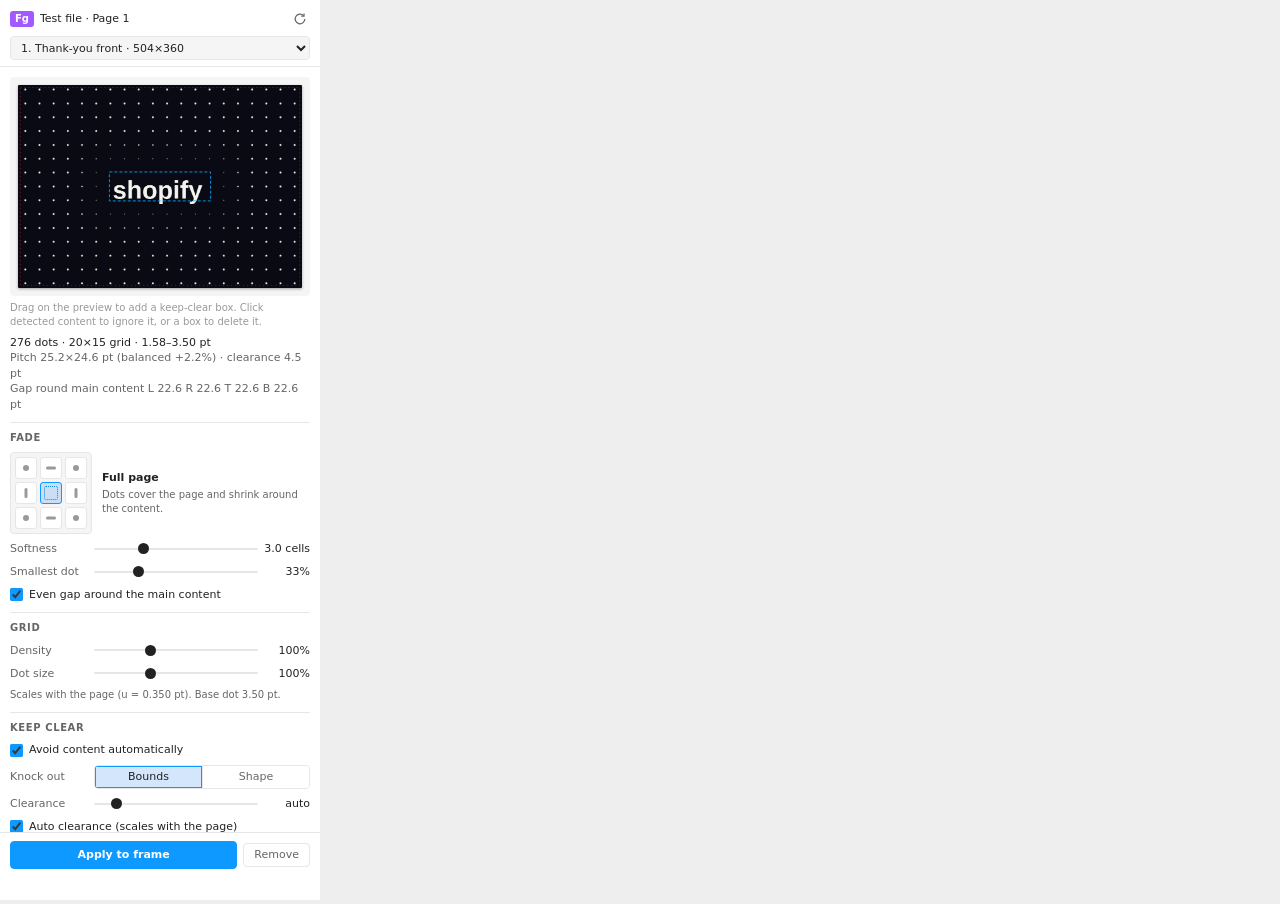
<file: test/figma/harness.html>
<!doctype html><html><body style="margin:0;background:#eee">
<!-- Fake Figma host: iframes ../../figma/ui.html and answers its pluginMessages with canned data -->
<iframe id="f" src="../../figma/ui.html" style="width:320px;height:900px;border:0;background:#fff"></iframe>
<script>
const f = document.getElementById('f'); window.applied = null;
function png() { const c = document.createElement('canvas'); c.width = 900; c.height = 643; const x = c.getContext('2d');
  x.fillStyle = '#0a0a14'; x.fillRect(0, 0, 900, 643); x.fillStyle = '#f4f2ec'; x.font = 'bold 80px sans-serif'; x.fillText('shopify', 300, 360);
  return new Promise(r => c.toBlob(b => b.arrayBuffer().then(a => r(new Uint8Array(a))))); }
const API = {
  info: () => ({ app: 'figma', doc: 'Test file · Page 1', path: '', pages: [{ i: 0, name: 'Thank-you front', W: 504, H: 360 }], active: 0, layers: [] }),
  where: () => 'Test file · Page 1|0',
  scan: () => ({ page: { W: 504, H: 360 }, obstacles: [{ rect: [162.2, 154.3, 341.8, 205.7], pts: [], name: 'Logo', kind: 'GROUP' }], skippedBackgrounds: 1, existing: null, uvOther: 0 }),
  thumb: async () => ({ __png: await png() }),
  apply: p => { window.applied = p; return { drawn: p.dots.length, layer: 'Thank-you front', swatch: 'NRF27/Spot UV' }; },
  remove: () => ({ removed: 1 }), goTo: i => i, selectionRects: () => [[20, 20, 80, 60]]
};
window.onmessage = async e => { const m = e.data && e.data.pluginMessage; if (!m || e.source !== f.contentWindow) return;
  if (m.type === 'store') return;
  try { const d = await API[m.fn](...(m.args || [])); f.contentWindow.postMessage({ pluginMessage: { id: m.id, ok: true, data: d } }, '*'); }
  catch (err) { f.contentWindow.postMessage({ pluginMessage: { id: m.id, ok: false, error: err.message } }, '*'); } };
f.onload = () => f.contentWindow.postMessage({ pluginMessage: { type: 'storage', data: {} } }, '*');
</script></body></html>
</file>
<file: site.css>
:root { --ink: #0a0a0f; --paper: #f4f2ec; --line: #dcd8cf; --dim: #6b675f; --accent: #e6007e; --card: #fff; --r: 10px; }
* { box-sizing: border-box; }
body { margin: 0; background: var(--paper); color: var(--ink); font: 15px/1.55 -apple-system, BlinkMacSystemFont, "Inter", system-ui, sans-serif; -webkit-font-smoothing: antialiased; }
.wrap { max-width: 1180px; margin: 0 auto; padding: 0 24px; }
code { font: 13px ui-monospace, SFMono-Regular, Menlo, monospace; background: #ece8df; padding: 1px 5px; border-radius: 4px; }
h1, h2, h3 { letter-spacing: -0.01em; margin: 0 0 .4em; }
h2 { font-size: 22px; } h3 { font-size: 15px; }
.small { font-size: 13px; color: var(--dim); }

.hero { background: var(--ink) radial-gradient(circle, rgba(230,0,126,.55) 1.3px, transparent 1.6px) 0 0 / 22px 22px; color: #fff; padding: 72px 0 64px; position: relative; }
.hero::after { content: ''; position: absolute; inset: 0; background: radial-gradient(ellipse 60% 70% at 30% 50%, var(--ink) 35%, transparent 75%); pointer-events: none; }
.hero .wrap { position: relative; z-index: 1; }
.eyebrow { text-transform: uppercase; letter-spacing: .12em; font-size: 12px; color: #ff6bbd; margin: 0 0 10px; }
.hero h1 { font-size: 48px; line-height: 1.05; max-width: 640px; }
.lede { max-width: 600px; font-size: 17px; color: #d6d6dc; }
.cta { display: flex; gap: 10px; flex-wrap: wrap; margin-top: 24px; }

.btn { display: inline-flex; align-items: center; gap: 8px; height: 40px; padding: 0 16px; border-radius: 8px; border: 1px solid var(--line); background: #fff; color: var(--ink);
  font: 600 14px/1 inherit; text-decoration: none; cursor: pointer; }
.hero .btn { background: transparent; color: #fff; border-color: rgba(255,255,255,.35); }
.btn.primary, .hero .btn.primary { background: var(--accent); border-color: var(--accent); color: #fff; }
.btn:hover { filter: brightness(1.06); }
.btn.small { height: 30px; padding: 0 11px; font-size: 13px; border-radius: 6px; }
.btn.quiet { background: transparent; color: var(--dim); }
.ver { font-weight: 400; opacity: .8; font-size: 12px; }

.card { background: var(--card); border: 1px solid var(--line); border-radius: var(--r); padding: 28px; margin: 24px 0; }
.steps { padding-left: 20px; margin: 0 0 12px; } .steps li { margin: 0 0 12px; }
.code { display: flex; align-items: center; gap: 8px; background: var(--ink); color: #fff; border-radius: 8px; padding: 10px 12px; margin: 8px 0; }
.code code { background: none; color: #fff; flex: 1; overflow-x: auto; white-space: nowrap; }
.copy { background: #2a2a33; color: #fff; border: 0; border-radius: 5px; padding: 5px 10px; cursor: pointer; font: 600 12px inherit; }
.cols { display: grid; grid-template-columns: repeat(auto-fit, minmax(230px, 1fr)); gap: 22px; }
.cols p { margin: 0; font-size: 14px; color: #3a3833; }

/* playground */
.play-grid { display: grid; grid-template-columns: 1fr 320px; gap: 24px; margin-top: 12px; }
@media (max-width: 900px) { .play-grid { grid-template-columns: 1fr; } }
.stage-bar { display: flex; gap: 8px; align-items: center; flex-wrap: wrap; margin: 8px 0; }
.stage-bar select { height: 30px; }
.wh { display: inline-flex; align-items: center; gap: 4px; font-size: 13px; }
.wh input[type=number] { width: 68px; }
.spacer { flex: 1; }
.file { position: relative; }
.cv-wrap { background: #e9e6de; border-radius: 8px; padding: 20px; display: grid; place-items: center; min-height: 360px; }
#cv { max-width: 100%; cursor: crosshair; box-shadow: 0 2px 10px rgba(0,0,0,.18); }
.readout { color: var(--ink); font-variant-numeric: tabular-nums; margin-left: 6px; }
.controls fieldset { border: 0; border-top: 1px solid var(--line); margin: 0 0 6px; padding: 12px 0 6px; display: grid; gap: 9px; }
.controls legend { font-size: 11px; font-weight: 700; letter-spacing: .08em; text-transform: uppercase; color: var(--dim); padding: 0; }
.sl { display: grid; grid-template-columns: 92px 1fr 54px; gap: 8px; align-items: center; font-size: 13px; }
.sl output { text-align: right; font-variant-numeric: tabular-nums; }
.sl input { accent-color: var(--accent); width: 100%; }
.ck { font-size: 13px; display: flex; gap: 6px; align-items: center; } .ck input { accent-color: var(--accent); }
.row { display: flex; gap: 6px; } .row input { flex: 1; min-width: 0; }
select, input[type=text], input[type=number] { border: 1px solid var(--line); border-radius: 6px; padding: 4px 8px; font: inherit; font-size: 13px; background: #fff; height: 30px; width: 100%; }
.stage-bar select { width: auto; }
.seg { display: grid; grid-auto-flow: column; grid-auto-columns: 1fr; border: 1px solid var(--line); border-radius: 6px; overflow: hidden; }
.seg button { border: 0; border-left: 1px solid var(--line); background: #fff; height: 32px; font: 600 13px inherit; cursor: pointer; color: var(--dim); }
.seg button:first-child { border-left: 0; }
.seg button.on { background: var(--ink); color: #fff; }
.fade-row { display: flex; gap: 12px; align-items: center; font-size: 14px; }
.anchor-grid { display: grid; grid-template-columns: repeat(3, 26px); grid-template-rows: repeat(3, 26px); gap: 3px; padding: 4px; border: 1px solid var(--line); border-radius: 6px; flex: none; }
.anchor-grid button { border: 1px solid var(--line); border-radius: 4px; background: #faf9f6; cursor: pointer; position: relative; padding: 0; }
.anchor-grid button::after { content: ''; position: absolute; left: 50%; top: 50%; transform: translate(-50%,-50%); width: 7px; height: 7px; border-radius: 50%; background: #b7b2a7; }
.anchor-grid button.edge::after { width: 12px; height: 3px; border-radius: 2px; }
.anchor-grid button[data-a=l]::after, .anchor-grid button[data-a=r]::after { width: 3px; height: 12px; }
.anchor-grid button.page::after { width: 13px; height: 13px; border-radius: 2px; background: none; border: 1.5px dotted #b7b2a7; }
.anchor-grid button.on { border-color: var(--accent); background: #fde6f2; }
.anchor-grid button.on::after { background: var(--accent); } .anchor-grid button.page.on::after { background: none; border-color: var(--accent); }
[hidden] { display: none !important; }
.foot { padding: 12px 24px 40px; }
</file>
<file: extension/panel.css>
:root {
  --bg: #323232; --raised: #3c3c3c; --field: #1f1f1f; --line: #4a4a4a; --line-soft: #3f3f3f;
  --text: #e4e4e4; --dim: #a3a3a3; --faint: #7a7a7a;
  --accent: #378ef0; --accent-hi: #4b9cf5; --warn: #e8a33d; --ok: #4fbf6b; --err: #f06a5f;
  --r: 4px; --fs: 11px;
}
body.light {
  --bg: #f0f0f0; --raised: #ffffff; --field: #ffffff; --line: #c9c9c9; --line-soft: #dddddd;
  --text: #222222; --dim: #5c5c5c; --faint: #8a8a8a;
}
* { box-sizing: border-box; }
html, body { margin: 0; height: 100%; }
body { background: var(--bg); color: var(--text); font: var(--fs)/1.4 -apple-system, BlinkMacSystemFont, "Segoe UI", system-ui, sans-serif;
  -webkit-font-smoothing: antialiased; user-select: none; overflow: hidden; }
#app { display: flex; flex-direction: column; height: 100vh; }
main { flex: 1; overflow-y: auto; overflow-x: hidden; padding: 0 10px 10px; }
main::-webkit-scrollbar { width: 8px; } main::-webkit-scrollbar-thumb { background: var(--line); border-radius: 4px; }
[hidden] { display: none !important; }

/* header */
.top { padding: 8px 10px 6px; border-bottom: 1px solid var(--line-soft); display: grid; gap: 6px; }
.doc-row { display: flex; align-items: center; gap: 6px; min-width: 0; }
.badge { flex: none; font-weight: 700; font-size: 10px; padding: 1px 5px; border-radius: 3px; background: #ff9a00; color: #330000; }
.badge.id { background: #ff3366; color: #49021f; }
.doc-name { flex: 1; min-width: 0; overflow: hidden; text-overflow: ellipsis; white-space: nowrap; color: var(--dim); }
.icon-btn { flex: none; background: none; border: 1px solid transparent; color: var(--dim); border-radius: var(--r); width: 24px; height: 22px; display: grid; place-items: center; cursor: pointer; }
.icon-btn:hover { border-color: var(--line); color: var(--text); }

select, input[type=text] { width: 100%; background: var(--field); color: var(--text); border: 1px solid var(--line); border-radius: var(--r);
  font: inherit; padding: 3px 6px; height: 24px; outline: none; }
select:focus, input[type=text]:focus { border-color: var(--accent); }

.empty { padding: 24px 16px; color: var(--dim); text-align: center; }
.empty b { color: var(--text); }

/* preview */
.preview { padding-top: 10px; }
.pv-wrap { position: relative; background: var(--field); border-radius: var(--r); padding: 8px; display: grid; place-items: center; }
#pv { display: block; max-width: 100%; cursor: crosshair; border-radius: 1px; box-shadow: 0 1px 3px rgba(0,0,0,.35); }
.pv-busy { position: absolute; inset: 0; display: grid; place-items: center; background: rgba(0,0,0,.35); color: #fff; border-radius: var(--r); }
.hint { margin: 5px 0 0; color: var(--faint); font-size: 10px; }
.readout { margin-top: 6px; color: var(--text); font-variant-numeric: tabular-nums; }
.readout .sub { color: var(--dim); display: block; }
.warn { margin-top: 6px; padding: 5px 7px; border-radius: var(--r); background: rgba(232,163,61,.14); color: var(--warn); }
.notice { margin-top: 6px; padding: 5px 7px; border-radius: var(--r); background: rgba(55,142,240,.14); color: var(--accent-hi); }

/* sections */
.sec { border-top: 1px solid var(--line-soft); margin-top: 10px; padding-top: 8px; display: grid; gap: 7px; }
.sec h2 { margin: 0; font-size: 10px; font-weight: 700; letter-spacing: .06em; text-transform: uppercase; color: var(--dim); }
details.sec > summary { list-style: none; cursor: pointer; display: flex; align-items: center; gap: 6px; }
details.sec > summary::-webkit-details-marker { display: none; }
details.sec > summary::before { content: '›'; color: var(--dim); transition: transform .15s; display: inline-block; }
details.sec[open] > summary::before { transform: rotate(90deg); }
.desc { margin: 0; color: var(--dim); font-size: 10px; }

.fade-row { display: flex; gap: 10px; align-items: center; }
.anchor-grid { flex: none; display: grid; grid-template-columns: repeat(3, 22px); grid-template-rows: repeat(3, 22px); gap: 3px; padding: 4px;
  background: var(--field); border: 1px solid var(--line); border-radius: var(--r); }
.anchor-grid button { margin: 0; padding: 0; border: 1px solid var(--line); border-radius: 3px; background: var(--raised); cursor: pointer; position: relative; }
.anchor-grid button::after { content: ''; position: absolute; width: 6px; height: 6px; border-radius: 50%; background: var(--faint); left: 50%; top: 50%; transform: translate(-50%,-50%); }
.anchor-grid button.edge::after { width: 10px; height: 3px; border-radius: 2px; }
.anchor-grid button[data-a=l]::after, .anchor-grid button[data-a=r]::after { width: 3px; height: 10px; }
.anchor-grid button.page::after { width: 12px; height: 12px; border-radius: 2px; background: none; border: 1.5px dotted var(--faint); }
.anchor-grid button:hover { border-color: var(--dim); }
.anchor-grid button.on { border-color: var(--accent); background: rgba(55,142,240,.22); }
.anchor-grid button.on::after { background: var(--accent-hi); }
.anchor-grid button.page.on::after { background: none; border-color: var(--accent-hi); }
.fade-desc { display: grid; gap: 2px; min-width: 0; }
.fade-desc span { color: var(--dim); font-size: 10px; }

.slider { display: grid; grid-template-columns: 78px 1fr 46px; align-items: center; gap: 6px; }
.slider span { color: var(--dim); }
.slider output { text-align: right; font-variant-numeric: tabular-nums; color: var(--text); }
input[type=range] { -webkit-appearance: none; width: 100%; height: 16px; background: transparent; margin: 0; }
input[type=range]::-webkit-slider-runnable-track { height: 2px; background: var(--line); border-radius: 1px; }
input[type=range]::-webkit-slider-thumb { -webkit-appearance: none; width: 11px; height: 11px; border-radius: 50%; background: var(--text); margin-top: -4.5px; border: 0; cursor: pointer; }
input[type=range]:disabled { opacity: .4; }
.check { display: flex; gap: 6px; align-items: center; color: var(--text); cursor: pointer; }
.check input { margin: 0; accent-color: var(--accent); }
.field { display: grid; grid-template-columns: 78px 1fr; align-items: center; gap: 6px; }
.field > span { color: var(--dim); }

.seg { display: grid; grid-auto-flow: column; grid-auto-columns: 1fr; border: 1px solid var(--line); border-radius: var(--r); overflow: hidden; }
.seg button { background: var(--raised); color: var(--dim); border: 0; border-left: 1px solid var(--line); font: inherit; height: 24px; cursor: pointer; }
.seg button:first-child { border-left: 0; }
.seg button:hover { color: var(--text); }
.seg button.on { background: rgba(55,142,240,.22); color: var(--text); box-shadow: inset 0 0 0 1px var(--accent); }
.seg.small button { height: 22px; }

.btn-row { display: flex; gap: 6px; align-items: center; }
.btn-row input[type=text] { flex: 1; }
.btn { background: var(--raised); color: var(--text); border: 1px solid var(--line); border-radius: var(--r); font: inherit; height: 24px; padding: 0 10px; cursor: pointer; white-space: nowrap; }
.btn:hover { border-color: var(--dim); }
.btn:disabled { opacity: .45; cursor: default; }
.btn.quiet { background: transparent; color: var(--dim); }
.btn.quiet:hover { color: var(--text); }
.btn.block { width: 100%; }
.btn.primary { flex: 1; background: var(--accent); border-color: var(--accent); color: #fff; font-weight: 600; height: 28px; }
.btn.primary:hover { background: var(--accent-hi); }

.bottom { padding: 8px 10px 10px; border-top: 1px solid var(--line-soft); background: var(--bg); }
.status { margin-top: 6px; min-height: 15px; color: var(--dim); font-size: 10px; }
.status.ok { color: var(--ok); } .status.err { color: var(--err); }

/* Figma plugin host (themeColors: true injects --figma-color-* and html.figma-dark/light) */
.badge.fg { background: #a259ff; color: #fff; }
body.figma { --bg: var(--figma-color-bg, #fff); --raised: var(--figma-color-bg, #fff); --field: var(--figma-color-bg-secondary, #f5f5f5);
  --line: var(--figma-color-border, #e6e6e6); --line-soft: var(--figma-color-border, #e6e6e6);
  --text: var(--figma-color-text, #222); --dim: var(--figma-color-text-secondary, #666); --faint: var(--figma-color-text-tertiary, #999);
  --accent: var(--figma-color-bg-brand, #0d99ff); --accent-hi: var(--figma-color-bg-brand-hover, #0a85e0);
  font-family: Inter, -apple-system, BlinkMacSystemFont, system-ui, sans-serif; }
body.figma .doc-name { color: var(--text); }
</file>
